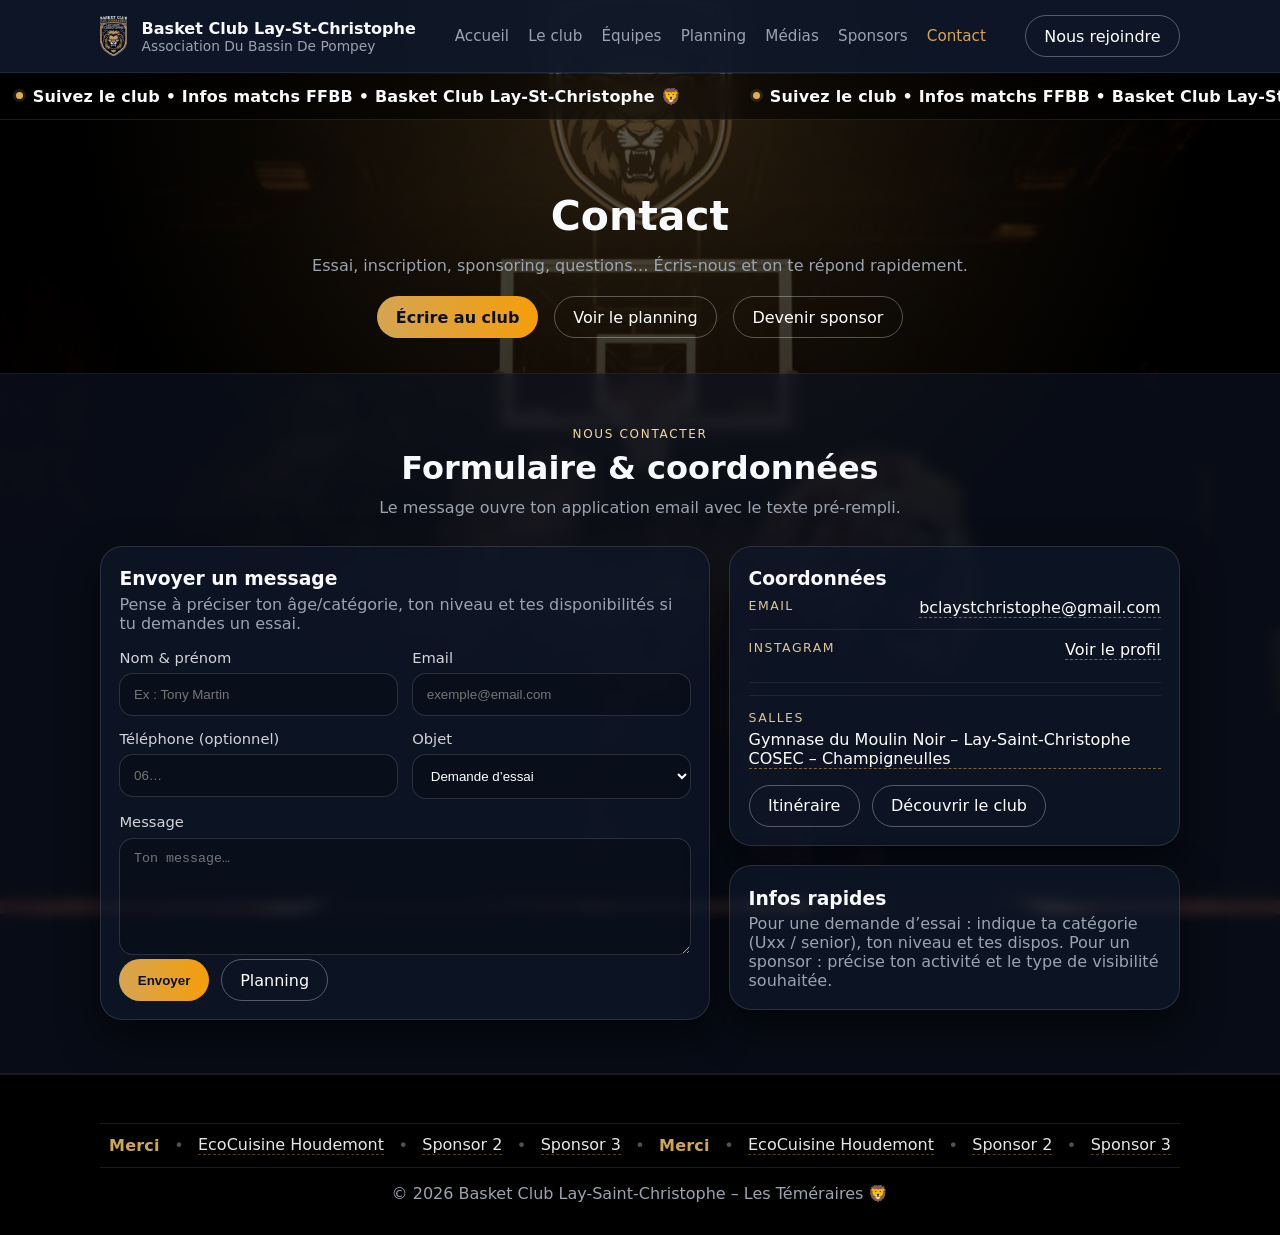
<file: contact.html>
<!DOCTYPE html>
<html lang="fr">
<head>
  <meta charset="UTF-8" />
  <title>Contact – Basket Club Lay-St-Christophe</title>
  <meta name="viewport" content="width=device-width, initial-scale=1" />
  <meta name="description" content="Contactez le Basket Club Lay-Saint-Christophe : essai, inscription, sponsoring, informations." />
  <link rel="stylesheet" href="style.css" />
  <script src="script.js" defer></script>
</head>

<body>

<header class="site-header" id="header">
  <div class="container">
    <nav class="nav" id="nav">
      <div class="nav-left">
        <a href="index.html" class="nav-logo" aria-label="Retour à l'accueil">
          <img src="images/logo2.png" alt="Logo Basket Club Lay-Saint-Christophe" />
        </a>

        <div class="nav-brand">
          <span class="nav-brand-title">Basket Club Lay-St-Christophe</span>
          <span class="nav-brand-subtitle">Association Du Bassin De Pompey</span>
        </div>
      </div>

      <div class="nav-links">
        <a href="index.html">Accueil</a>
        <a href="club.html">Le club</a>
        <a href="equipes.html">Équipes</a>
        <a href="planning.html">Planning</a>
        <a href="medias.html">Médias</a>
        <a href="sponsors.html">Sponsors</a>
        <a href="contact.html" class="active">Contact</a>
      </div>

      <div class="nav-cta">
        <a href="contact.html" class="btn-outline">Nous rejoindre</a>
      </div>

      <button class="nav-toggle" aria-label="Ouvrir le menu mobile" type="button" id="navToggle">
        <span></span><span></span><span></span>
      </button>
    </nav>
  </div>
</header>

<!-- Bandeau défilant "prochain match" (Worker) -->
<div class="ticker" id="matchTicker" aria-live="polite">
  <div class="ticker-track">
    <span class="ticker-item">Prochain match : chargement…</span>
    <span class="ticker-item">Prochain match : chargement…</span>
  </div>
</div>

<main>

  <!-- HERO -->
  <section class="hero">
    <div class="container">
      <h1>Contact</h1>
      <p>
        Essai, inscription, sponsoring, questions… Écris-nous et on te répond rapidement.
      </p>
      <div class="cta">
        <a class="btn-primary" href="#contactForm">Écrire au club</a>
        <a class="btn-outline" href="planning.html">Voir le planning</a>
        <a class="btn-outline" href="sponsors.html">Devenir sponsor</a>
      </div>
    </div>
  </section>

  <!-- CONTENU -->
  <section class="section panel">
    <div class="container">

      <div class="section-header">
        <p class="kicker">Nous contacter</p>
        <h2 class="title">Formulaire & coordonnées</h2>
        <p class="subtitle">Le message ouvre ton application email avec le texte pré-rempli.</p>
      </div>

      <div class="contact-grid-clean">

        <!-- FORM -->
        <div class="card contact-card-clean" id="contactForm">
          <h3 style="margin:.2rem 0 .35rem;">Envoyer un message</h3>
          <p class="muted" style="margin:0 0 1rem;">
            Pense à préciser ton âge/catégorie, ton niveau et tes disponibilités si tu demandes un essai.
          </p>

          <form id="contactMailForm">
            <div class="contact-row">
              <div class="contact-field">
                <label class="contact-label" for="c_name">Nom & prénom</label>
                <input class="contact-input" id="c_name" type="text" required placeholder="Ex : Tony Martin" />
              </div>
              <div class="contact-field">
                <label class="contact-label" for="c_email">Email</label>
                <input class="contact-input" id="c_email" type="email" required placeholder="exemple@email.com" />
              </div>
            </div>

            <div class="contact-row">
              <div class="contact-field">
                <label class="contact-label" for="c_phone">Téléphone (optionnel)</label>
                <input class="contact-input" id="c_phone" type="tel" placeholder="06…" />
              </div>
              <div class="contact-field">
                <label class="contact-label" for="c_subject">Objet</label>
                <select class="contact-input" id="c_subject">
                  <option value="Demande d’essai">Demande d’essai</option>
                  <option value="Inscription / licence">Inscription / licence</option>
                  <option value="Sponsoring / partenariat">Sponsoring / partenariat</option>
                  <option value="Autre demande">Autre demande</option>
                </select>
              </div>
            </div>

            <div class="contact-field">
              <label class="contact-label" for="c_message">Message</label>
              <textarea class="contact-textarea" id="c_message" rows="6" required placeholder="Ton message…"></textarea>
            </div>

            <div style="display:flex; gap:.75rem; flex-wrap:wrap; margin-top:.25rem;">
              <button class="btn-primary" type="submit">Envoyer</button>
              <a class="btn-outline" href="planning.html">Planning</a>
            </div>
          </form>
        </div>

        <!-- INFOS -->
        <aside class="contact-side-clean">
          <div class="card contact-card-clean">
            <h3 style="margin:.2rem 0 .35rem;">Coordonnées</h3>

            <div class="contact-info-line">
              <span class="contact-info-k">Email</span>
              <a class="contact-info-v" href="mailto:bclaystchristophe@gmail.com">bclaystchristophe@gmail.com</a>
            </div>

            <div class="contact-info-line">
              <span class="contact-info-k">Instagram</span>
              <a class="contact-info-v" href="https://www.instagram.com/bc_lsc/?e=8837960f-e25e-492f-9db3-897029b7bac9&g=5" target="_blank" rel="noopener">Voir le profil</a>
            </div>

            <div class="contact-sep"></div>

            <div class="contact-info-block">
              <span class="contact-info-k">Salles</span>
              <div class="contact-info-v muted" style="margin-top:.25rem;">
                Gymnase du Moulin Noir – Lay-Saint-Christophe<br />
                COSEC – Champigneulles
              </div>
            </div>

            <div style="display:flex; gap:.75rem; flex-wrap:wrap; margin-top:1rem;">
              <a class="btn-outline" target="_blank" rel="noopener"
                 href="https://www.google.com/maps/search/?api=1&query=Lay-Saint-Christophe%20gymnase">
                Itinéraire
              </a>
              <a class="btn-outline" href="club.html">Découvrir le club</a>
            </div>
          </div>

          <div class="card contact-card-clean">
            <h3 style="margin:.2rem 0 .35rem;">Infos rapides</h3>
            <p class="muted" style="margin:0;">
              Pour une demande d’essai : indique ta catégorie (Uxx / senior), ton niveau et tes dispos.
              Pour un sponsor : précise ton activité et le type de visibilité souhaitée.
            </p>
          </div>
        </aside>

      </div>

    </div>
  </section>

</main>

<footer class="site-footer">
  <div class="container">

    <!-- Bandeau sponsors -->
    <div class="footer-ticker" aria-label="Sponsors">
      <div class="footer-ticker-track">
        <span class="footer-thanks">Merci</span>
        <span class="footer-sep">•</span>
        <a class="footer-sponsor" href="https://www.instagram.com/ecocuisinehoudemont?igsh=MWsyOHV6aHJ2Y21zaw==" target="_blank" rel="noopener">EcoCuisine Houdemont</a>
        <span class="footer-sep">•</span>
        <a class="footer-sponsor" href="https://instagram.com/" target="_blank" rel="noopener">Sponsor 2</a>
        <span class="footer-sep">•</span>
        <a class="footer-sponsor" href="https://instagram.com/" target="_blank" rel="noopener">Sponsor 3</a>

        <span class="footer-sep">•</span>
        <span class="footer-thanks">Merci</span>
        <span class="footer-sep">•</span>
        <a class="footer-sponsor" href="https://www.instagram.com/ecocuisinehoudemont?igsh=MWsyOHV6aHJ2Y21zaw==" target="_blank" rel="noopener">EcoCuisine Houdemont</a>
        <span class="footer-sep">•</span>
        <a class="footer-sponsor" href="https://instagram.com/" target="_blank" rel="noopener">Sponsor 2</a>
        <span class="footer-sep">•</span>
        <a class="footer-sponsor" href="https://instagram.com/" target="_blank" rel="noopener">Sponsor 3</a>
      </div>
    </div>

    <div style="padding-top: 1rem;">
      © <span id="year"></span> Basket Club Lay-Saint-Christophe – Les Téméraires 🦁
    </div>
  </div>
</footer>

<script>
  // Year
  document.getElementById("year").textContent = new Date().getFullYear();

  // Form -> mailto (cohérent, simple, sans style chelou)
  (function(){
    const form = document.getElementById("contactMailForm");
    if(!form) return;

    const DEST = "bclaystchristophe@gmail.com"; // ✅ ton email

    form.addEventListener("submit", (e) => {
      e.preventDefault();

      const name = (document.getElementById("c_name").value || "").trim();
      const email = (document.getElementById("c_email").value || "").trim();
      const phone = (document.getElementById("c_phone").value || "").trim();
      const subject = (document.getElementById("c_subject").value || "Contact").trim();
      const msg = (document.getElementById("c_message").value || "").trim();

      const mailSubject = `[BCLSC] ${subject} — ${name}`;
      const body = [
        `Nom : ${name}`,
        `Email : ${email}`,
        phone ? `Téléphone : ${phone}` : null,
        "",
        msg
      ].filter(Boolean).join("\n");

      window.location.href =
        `mailto:${encodeURIComponent(DEST)}?subject=${encodeURIComponent(mailSubject)}&body=${encodeURIComponent(body)}`;
    });
  })();

  // Ticker match (Worker) — même logique que tes autres pages
  const TEAM_ID = "200000005158393";
  const WORKER_URL = "https://bclc-ffbb.anthonyfatre.workers.dev";

  const escapeHtml = (s) => String(s ?? "")
    .replaceAll("&","&amp;").replaceAll("<","&lt;").replaceAll(">","&gt;")
    .replaceAll('"',"&quot;").replaceAll("'","&#039;");

  (async () => {
    const el = document.getElementById("matchTicker");
    if (!el) return;

    try {
      const res = await fetch(`${WORKER_URL}?team=${encodeURIComponent(TEAM_ID)}`, { cache: "no-store" });
      if (!res.ok) return;

      const contentType = (res.headers.get("content-type") || "").toLowerCase();
      const raw = await res.text();
      if (!contentType.includes("application/json")) return;

      const data = JSON.parse(raw);
      if (!data || data.ok !== true || !data.nextMatch) return;

      const m = data.nextMatch;
      const text = `Prochain match • J${m.journee} • ${m.dateTime} • ${m.lieu} • vs ${m.adversaire} • Allez les Téméraires 🦁`;

      el.innerHTML = `
        <div class="ticker-track">
          <span class="ticker-item">${escapeHtml(text)}</span>
          <span class="ticker-item">${escapeHtml(text)}</span>
          <span class="ticker-item">${escapeHtml(text)}</span>
          <span class="ticker-item">${escapeHtml(text)}</span>
        </div>
      `;
    } catch(e) {}
  })();
</script>

</body>
</html>
</file>
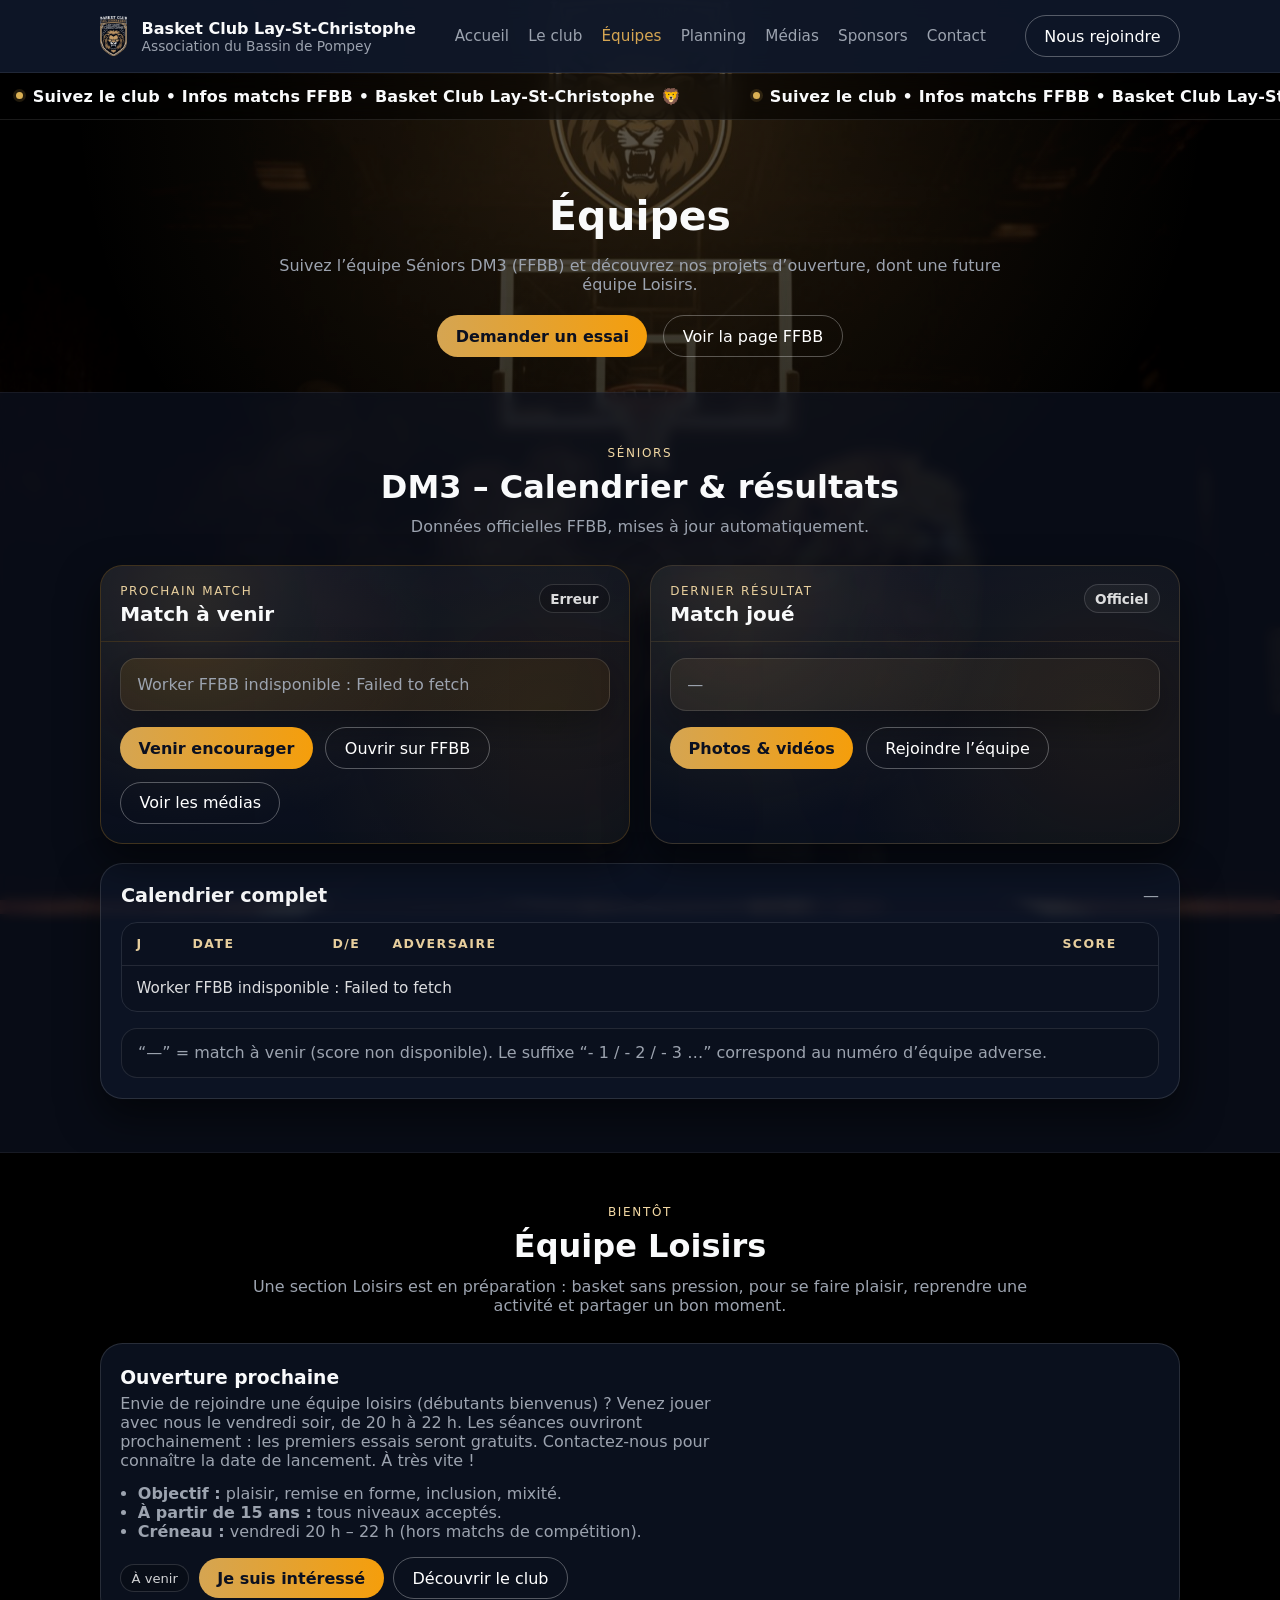
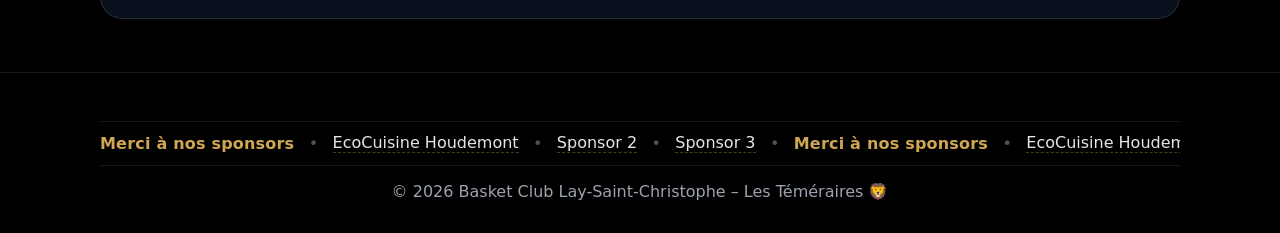
<file: equipes.html>
<!DOCTYPE html>
<html lang="fr">
<head>
  <meta charset="UTF-8" />
  <meta name="viewport" content="width=device-width, initial-scale=1" />
  <title>Basket Club Lay-St-Christophe – Équipes</title>
  <meta name="description" content="Calendrier & résultats de l'équipe Séniors DM3 du Basket Club Lay-St-Christophe (FFBB) mis à jour automatiquement + présentation de la future équipe Loisirs." />
  <link rel="stylesheet" href="style.css" />
  <script src="script.js" defer></script>
</head>

<body>

<header class="site-header" id="header">
  <div class="container">
    <nav class="nav" id="nav">
      <div class="nav-left">
        <a href="index.html" class="nav-logo" aria-label="Retour à l'accueil">
          <img src="images/logo2.png" alt="Logo Basket Club Lay-Saint-Christophe" />
        </a>

        <div class="nav-brand">
          <span class="nav-brand-title">Basket Club Lay-St-Christophe</span>
          <span class="nav-brand-subtitle">Association du Bassin de Pompey</span>
        </div>
      </div>

      <div class="nav-links">
        <a href="index.html">Accueil</a>
        <a href="club.html">Le club</a>
        <a href="equipes.html" class="active">Équipes</a>
        <a href="planning.html">Planning</a>
        <a href="medias.html">Médias</a>
        <a href="sponsors.html">Sponsors</a>
        <a href="contact.html">Contact</a>
      </div>

      <div class="nav-cta">
        <a href="contact.html" class="btn-outline">Nous rejoindre</a>
      </div>

      <button class="nav-toggle" aria-label="Ouvrir le menu mobile" type="button" id="navToggle">
        <span></span><span></span><span></span>
      </button>
    </nav>
  </div>
</header>

<!-- Bandeau défilant (rempli via Worker) -->
<div class="ticker" id="matchTicker" aria-live="polite">
  <div class="ticker-track">
    <span class="ticker-item">Chargement du prochain match…</span>
    <span class="ticker-item">Chargement du prochain match…</span>
  </div>
</div>

<main>

  <!-- HERO -->
  <section class="hero">
    <div class="container">
      <h1>Équipes</h1>
      <p>Suivez l’équipe Séniors DM3 (FFBB) et découvrez nos projets d’ouverture, dont une future équipe Loisirs.</p>
      <div class="cta">
        <a class="btn-primary" href="contact.html">Demander un essai</a>
        <a class="btn-outline" id="ffbbOpenBtn" href="#" target="_blank" rel="noopener">Voir la page FFBB</a>
      </div>
    </div>
  </section>

  <!-- SÉNIORS DM3 -->
  <section class="section panel">
    <div class="container">
      <div class="section-header">
        <p class="kicker">Séniors</p>
        <h2 class="title">DM3 – Calendrier & résultats</h2>
        <p class="subtitle">Données officielles FFBB, mises à jour automatiquement.</p>
      </div>

      <!-- ULTRA PREMIUM : 2 blocs côte à côte -->
      <div class="ultra-grid">
        <!-- Match à venir -->
        <div class="card ultra-card ultra-card--next">
          <div class="ultra-head">
            <div class="ultra-head-left">
              <p class="ultra-kicker">Prochain match</p>
              <h3 class="ultra-title">Match à venir</h3>
            </div>
            <div class="ultra-head-right">
              <span class="ultra-pill" id="updateBadge">Chargement…</span>
            </div>
          </div>

          <div class="ultra-body">
            <div id="nextMatch" class="match-card ultra-match">
              <p class="muted" style="margin:0;">Récupération des données…</p>
            </div>

            <div class="ultra-actions">
              <a href="contact.html" class="btn-primary">Venir encourager</a>
              <a class="btn-outline" id="ffbbOpenBtn2" href="#" target="_blank" rel="noopener">Ouvrir sur FFBB</a>
              <a href="medias.html" class="btn-outline">Voir les médias</a>
            </div>
          </div>
        </div>

        <!-- Dernier match joué -->
        <div class="card ultra-card ultra-card--last">
          <div class="ultra-head">
            <div class="ultra-head-left">
              <p class="ultra-kicker">Dernier résultat</p>
              <h3 class="ultra-title">Match joué</h3>
            </div>
            <div class="ultra-head-right">
              <span class="ultra-pill ultra-pill--ghost">Officiel</span>
            </div>
          </div>

          <div class="ultra-body">
            <div id="lastResult" class="match-card ultra-match">
              <p class="muted" style="margin:0;">Chargement…</p>
            </div>

            <div class="ultra-actions">
              <a href="medias.html" class="btn-primary">Photos & vidéos</a>
              <a href="contact.html" class="btn-outline">Rejoindre l’équipe</a>
            </div>
          </div>
        </div>
      </div>

      <!-- Calendrier complet juste en dessous (dimensions inchangées) -->
      <div style="margin-top:1.2rem;">
        <div class="card results-card">
          <div class="results-head">
            <h3 class="results-title">Calendrier complet</h3>
            <span class="muted" id="updateInfo">—</span>
          </div>

          <!-- 5–6 lignes visibles + scroll vertical -->
          <div class="table-wrap table-wrap-scroll">
            <table class="results-table results-table-full" id="resultsTable">
              <thead>
                <tr>
                  <th>J</th>
                  <th>Date</th>
                  <th>D/E</th>
                  <th>Adversaire</th>
                  <th>Score</th>
                </tr>
              </thead>
              <tbody>
                <tr>
                  <td colspan="5" class="muted">Chargement…</td>
                </tr>
              </tbody>
            </table>
          </div>

          <div class="card-sub" style="margin-top:1rem;">
            <p class="muted" style="margin:0;">
              “—” = match à venir (score non disponible). Le suffixe “- 1 / - 2 / - 3 …” correspond au numéro d’équipe adverse.
            </p>
          </div>
        </div>
      </div>

    </div>
  </section>

  <!-- FUTURE ÉQUIPE LOISIRS -->
  <section class="section">
    <div class="container">
      <div class="section-header">
        <p class="kicker">Bientôt</p>
        <h2 class="title">Équipe Loisirs</h2>
        <p class="subtitle">
          Une section Loisirs est en préparation : basket sans pression, pour se faire plaisir, reprendre une activité et partager un bon moment.
        </p>
      </div>

      <div class="card" style="padding: 1.2rem;">
        <div style="display:flex; align-items:flex-start; justify-content:space-between; gap:1rem; flex-wrap:wrap;">
          <div style="max-width: 60ch;">
            <h3 style="margin:.2rem 0 .4rem;">Ouverture prochaine</h3>
            <p class="muted" style="margin:0;">
              Envie de rejoindre une équipe loisirs (débutants bienvenus) ? Venez jouer avec nous le vendredi soir, de 20 h à 22 h.
        Les séances ouvriront prochainement : les premiers essais seront gratuits. Contactez-nous pour connaître la date de lancement. À très vite !
            </p>

            <ul style="margin: .9rem 0 0; padding-left: 1.1rem;">
              <li class="muted"><strong>Objectif :</strong> plaisir, remise en forme, inclusion, mixité.</li>
              <li class="muted"><strong>À partir de 15 ans :</strong> tous niveaux acceptés.</li>
              <li class="muted"><strong>Créneau :</strong> vendredi 20 h – 22 h (hors matchs de compétition).</li>
            </ul>
          </div>

          <div style="display:flex; gap:.6rem; flex-wrap:wrap; align-items:center;">
            <span class="results-pill" style="white-space:nowrap;">À venir</span>
            <a href="contact.html" class="btn-primary">Je suis intéressé</a>
            <a href="club.html" class="btn-outline">Découvrir le club</a>
          </div>
        </div>
      </div>

    </div>
  </section>

</main>

<footer class="site-footer">
  <div class="container">
    <div class="footer-ticker" aria-label="Sponsors">
      <div class="footer-ticker-track">
        <span class="footer-thanks">Merci à nos sponsors</span>
        <span class="footer-sep">•</span>
        <a class="footer-sponsor" href="#" target="_blank" rel="noopener">EcoCuisine Houdemont</a>
        <span class="footer-sep">•</span>
        <a class="footer-sponsor" href="#" target="_blank" rel="noopener">Sponsor 2</a>
        <span class="footer-sep">•</span>
        <a class="footer-sponsor" href="#" target="_blank" rel="noopener">Sponsor 3</a>
        <span class="footer-sep">•</span>

        <span class="footer-thanks">Merci à nos sponsors</span>
        <span class="footer-sep">•</span>
        <a class="footer-sponsor" href="#" target="_blank" rel="noopener">EcoCuisine Houdemont</a>
        <span class="footer-sep">•</span>
        <a class="footer-sponsor" href="#" target="_blank" rel="noopener">Sponsor 2</a>
        <span class="footer-sep">•</span>
        <a class="footer-sponsor" href="#" target="_blank" rel="noopener">Sponsor 3</a>
        <span class="footer-sep">•</span>
      </div>
    </div>

    <div style="padding-top: 1rem;">
      © <span id="year"></span> Basket Club Lay-Saint-Christophe – Les Téméraires 🦁
    </div>
  </div>
</footer>

<script>
  // --- Config ---
  const TEAM_ID = "200000005158393";
  const WORKER_URL = "https://bclc-ffbb.anthonyfatre.workers.dev";
  const FFBB_TEAM_URL = "https://competitions.ffbb.com/ligues/ges/comites/0054/clubs/ges0054059/equipes/200000005158393";

  document.getElementById("ffbbOpenBtn").href = FFBB_TEAM_URL;
  document.getElementById("ffbbOpenBtn2").href = FFBB_TEAM_URL;

  const updateBadge = document.getElementById("updateBadge");
  const updateInfo  = document.getElementById("updateInfo");
  const nextMatch   = document.getElementById("nextMatch");
  const lastResult  = document.getElementById("lastResult");
  const tbody       = document.querySelector("#resultsTable tbody");

  const escapeHtml = (s) => String(s ?? "")
    .replaceAll("&","&amp;").replaceAll("<","&lt;").replaceAll(">","&gt;")
    .replaceAll('"',"&quot;").replaceAll("'","&#039;");

  const scoreToText = (score) => {
    if (!score) return "—";
    if (typeof score === "string") return score.trim() || "—";
    if (typeof score === "object" && score.home != null && score.away != null) {
      if (Number(score.home) === 0 && Number(score.away) === 0) return "—";
      return `${score.home} - ${score.away}`;
    }
    return "—";
  };

  const homeAwayShort = (lieu) => {
    const s = String(lieu || "").toLowerCase();
    if (s.startsWith("dom")) return "D";
    if (s.startsWith("ext")) return "E";
    return "";
  };

  function renderError(msg){
    updateBadge.textContent = "Erreur";
    updateInfo.textContent = "—";
    nextMatch.innerHTML = `<p class="muted" style="margin:0;">${escapeHtml(msg)}</p>`;
    lastResult.innerHTML = `<p class="muted" style="margin:0;">—</p>`;
    tbody.innerHTML = `<tr><td colspan="5" class="muted">${escapeHtml(msg)}</td></tr>`;
  }

  function renderMatchCard(m, type){
    const isUpcoming = type === "upcoming";
    const badge = isUpcoming
      ? `<span class="badge-status badge-upcoming"><span class="dot"></span>À venir</span>`
      : `<span class="badge-status badge-played"><span class="dot"></span>Joué</span>`;

    const scoreText = scoreToText(m.score);
    const de = homeAwayShort(m.lieu);
    const subtitle = `${de ? de + " • " : ""}${m.lieu || ""}`.trim();

    let verdict = "";
    let verdictClass = "";
    if (!isUpcoming && m.score && typeof m.score === "object") {
      const home = Number(m.score.home);
      const away = Number(m.score.away);
      const isHome = String(m.lieu || "").toLowerCase().startsWith("dom");
      const ourPoints = isHome ? home : away;
      const oppPoints = isHome ? away : home;
      const win = ourPoints > oppPoints;
      verdict = win ? "Victoire" : "Défaite";
      verdictClass = win ? "score-win" : "score-loss";
    }

    return `
      <div class="match-row" style="justify-content:space-between;">
        <span class="match-round">J${escapeHtml(m.journee ?? "")}</span>
        ${badge}
      </div>
      <div class="match-row" style="justify-content:space-between;">
        <span class="match-date">${escapeHtml(m.dateTime ?? "")}</span>
        <span class="muted">${escapeHtml(subtitle)}</span>
      </div>
      <div class="match-row" style="justify-content:space-between;">
        <span class="match-vs">${escapeHtml(m.adversaire ?? "")}</span>
        ${
          isUpcoming
            ? `<span class="match-score">Match à venir</span>`
            : `<span class="${verdictClass}">${escapeHtml(scoreText)}${verdict ? " • " + escapeHtml(verdict) : ""}</span>`
        }
      </div>
    `;
  }

  function render(data){
    updateBadge.textContent = "OK";
    const updatedAt = data.updatedAt ? new Date(data.updatedAt) : new Date();
    updateInfo.textContent = "Mis à jour : " + updatedAt.toLocaleString("fr-FR");

    if (data.nextMatch){
      nextMatch.innerHTML = renderMatchCard(data.nextMatch, "upcoming");
    } else {
      nextMatch.innerHTML = `<p class="muted" style="margin:0;">Aucun match à venir détecté.</p>`;
    }

    const played = (Array.isArray(data.matches) ? data.matches : [])
      .filter(x => x.score && x.dateIso)
      .sort((a,b) => (b.dateIso || "").localeCompare(a.dateIso || ""));

    if (played.length) {
      lastResult.innerHTML = renderMatchCard(played[0], "played");
    } else {
      lastResult.innerHTML = `<p class="muted" style="margin:0;">Aucun match joué détecté.</p>`;
    }

    if (!Array.isArray(data.matches) || !data.matches.length){
      tbody.innerHTML = `<tr><td colspan="5" class="muted">Aucun match trouvé.</td></tr>`;
      return;
    }

    tbody.innerHTML = data.matches.map(m => {
      const scoreText = scoreToText(m.score);
      const isPlayed = scoreText !== "—";

      const statusBadge = isPlayed
        ? `<span class="badge-status badge-played"><span class="dot"></span>Joué</span>`
        : `<span class="badge-status badge-upcoming"><span class="dot"></span>À venir</span>`;

      let scoreClass = "";
      if (isPlayed && m.score && typeof m.score === "object") {
        const home = Number(m.score.home);
        const away = Number(m.score.away);
        const isHome = String(m.lieu || "").toLowerCase().startsWith("dom");
        const ourPoints = isHome ? home : away;
        const oppPoints = isHome ? away : home;
        scoreClass = (ourPoints > oppPoints) ? "score-win" : "score-loss";
      }

      return `
        <tr class="${isPlayed ? "row-played" : "row-upcoming"}">
          <td>J${escapeHtml(m.journee ?? "")}</td>
          <td>${escapeHtml(m.dateTime ?? "")}</td>
          <td>${escapeHtml(homeAwayShort(m.lieu))}</td>
          <td>
            <div style="display:flex; align-items:center; justify-content:space-between; gap:.7rem;">
              <span>${escapeHtml(m.adversaire ?? "")}</span>
              ${statusBadge}
            </div>
          </td>
          <td class="${scoreClass}">${escapeHtml(scoreText)}</td>
        </tr>
      `;
    }).join("");
  }

  function fillTickerFromData(data){
    const el = document.getElementById("matchTicker");
    if (!el) return;

    const m = data?.nextMatch;
    if (!m) return;

    const shortDE = String(m.lieu || "").toLowerCase().startsWith("dom") ? "D" :
                    String(m.lieu || "").toLowerCase().startsWith("ext") ? "E" : "";

    const text = `Prochain match • J${m.journee} • ${m.dateTime} • ${shortDE} ${m.lieu} • vs ${m.adversaire} • Allez les Téméraires 🦁`;

    el.innerHTML = `
      <div class="ticker-track">
        <span class="ticker-item">${escapeHtml(text)}</span>
        <span class="ticker-item">${escapeHtml(text)}</span>
        <span class="ticker-item">${escapeHtml(text)}</span>
        <span class="ticker-item">${escapeHtml(text)}</span>
      </div>
    `;
  }

  (async () => {
  try {
    updateBadge.textContent = "Chargement…";

    const url = `${WORKER_URL}?team=${encodeURIComponent(TEAM_ID)}&v=${Date.now()}`;
    const res = await fetch(url, { cache: "no-store" });

    const contentType = (res.headers.get("content-type") || "").toLowerCase();
    const raw = await res.text();

    if (!res.ok) {
      throw new Error(`HTTP ${res.status} — ${raw.slice(0, 140)}`);
    }

    let data;
    if (contentType.includes("application/json")) {
      data = JSON.parse(raw);
    } else {
      // si le worker renvoie autre chose que du JSON
      throw new Error(`Réponse non-JSON — ${raw.slice(0, 140)}`);
    }

    if (!data || data.ok !== true) {
      throw new Error(data?.error || "Réponse invalide du service FFBB");
    }

    render(data);
    fillTickerFromData(data);

  } catch (e) {
    renderError("Worker FFBB indisponible : " + (e?.message || e));
  }
})();

</script>

</body>
</html>
</file>
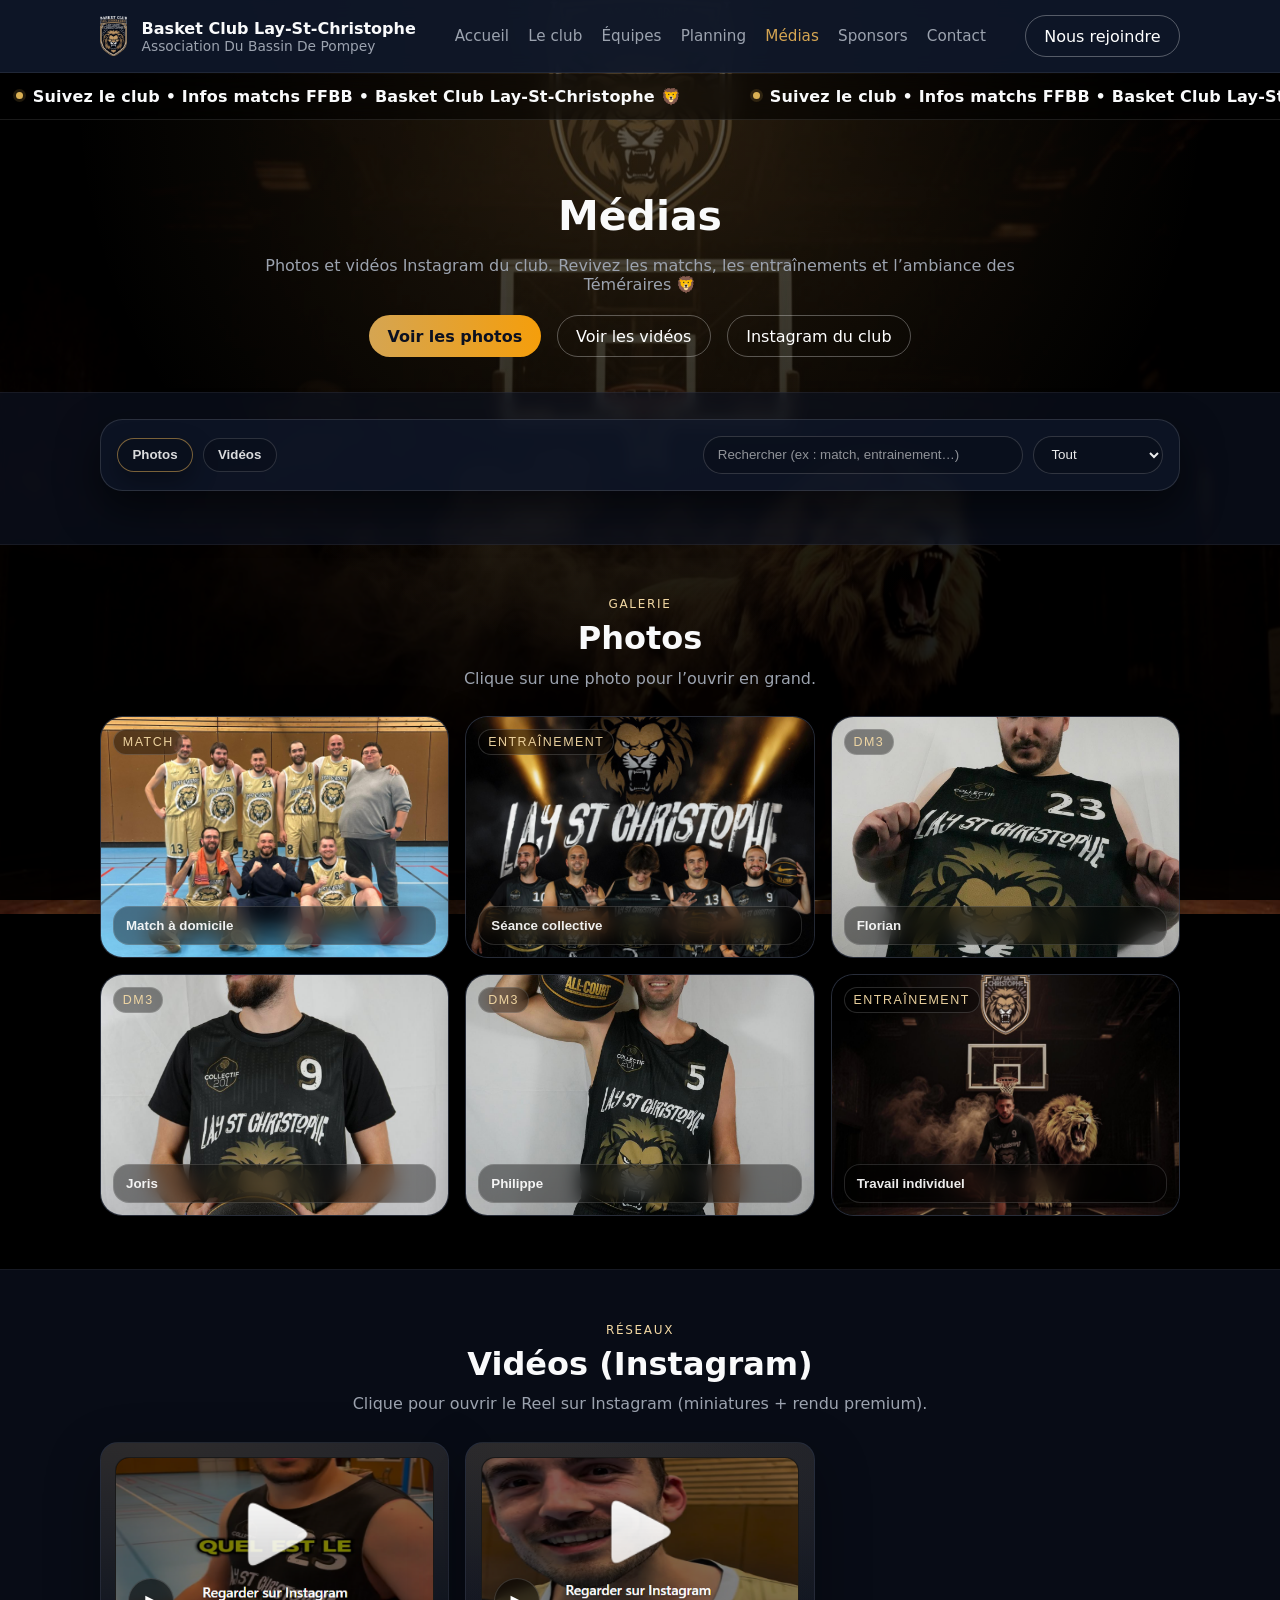
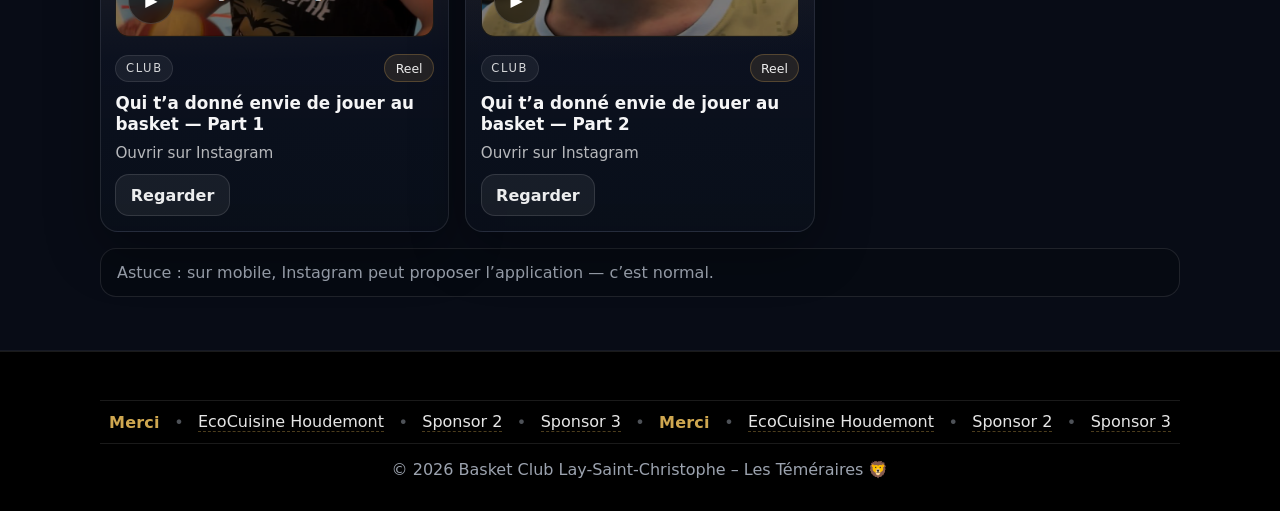
<file: medias.html>
<!DOCTYPE html>
<html lang="fr">
<head>
  <meta charset="UTF-8" />
  <title>Médias – Basket Club Lay-St-Christophe</title>
  <meta name="viewport" content="width=device-width, initial-scale=1" />
  <meta name="description" content="Photos et vidéos Instagram du Basket Club Lay-Saint-Christophe (Les Téméraires)." />

  <link rel="stylesheet" href="style.css" />
  <script src="script.js" defer></script>
</head>

<body>

<header class="site-header" id="header">
  <div class="container">
    <nav class="nav" id="nav">
      <div class="nav-left">
        <a href="index.html" class="nav-logo" aria-label="Retour à l'accueil">
          <img src="images/logo2.png" alt="Logo Basket Club Lay-Saint-Christophe" />
        </a>

        <div class="nav-brand">
          <span class="nav-brand-title">Basket Club Lay-St-Christophe</span>
          <span class="nav-brand-subtitle">Association Du Bassin De Pompey</span>
        </div>
      </div>

      <div class="nav-links">
        <a href="index.html">Accueil</a>
        <a href="club.html">Le club</a>
        <a href="equipes.html">Équipes</a>
        <a href="planning.html">Planning</a>
        <a href="medias.html" class="active">Médias</a>
        <a href="sponsors.html">Sponsors</a>
        <a href="contact.html">Contact</a>
      </div>

      <div class="nav-cta">
        <a href="contact.html" class="btn-outline">Nous rejoindre</a>
      </div>

      <button class="nav-toggle" aria-label="Ouvrir le menu mobile" type="button" id="navToggle">
        <span></span><span></span><span></span>
      </button>
    </nav>
  </div>
</header>

<!-- Bandeau défilant "prochain match" (rempli via Worker) -->
<div class="ticker" id="matchTicker" aria-live="polite">
  <div class="ticker-track">
    <span class="ticker-item">Prochain match : chargement…</span>
    <span class="ticker-item">Prochain match : chargement…</span>
  </div>
</div>

<main>

  <!-- HERO -->
  <section class="hero">
    <div class="container">
      <h1>Médias</h1>
      <p>
        Photos et vidéos Instagram du club. Revivez les matchs, les entraînements
        et l’ambiance des Téméraires 🦁
      </p>

      <div class="cta">
        <a class="btn-primary" href="#photos">Voir les photos</a>
        <a class="btn-outline" href="#videos">Voir les vidéos</a>
        <!-- ✅ Remplace par TON profil Instagram -->
        <a class="btn-outline" href="https://www.instagram.com/" target="_blank" rel="noopener">Instagram du club</a>
      </div>
    </div>
  </section>

  <!-- NAV / FILTRES -->
  <section class="section panel" style="padding-top:1.6rem;">
    <div class="container">
      <div class="media-toolbar card">
        <div class="media-tabs" role="tablist" aria-label="Navigation Médias">
          <button class="media-tab is-active" type="button" data-tab="photos">Photos</button>
          <button class="media-tab" type="button" data-tab="videos">Vidéos</button>
        </div>

        <div class="media-actions">
          <input class="media-search" type="search" id="mediaSearch" placeholder="Rechercher (ex : match, entrainement…)" />
          <select class="media-select" id="mediaFilter">
            <option value="all">Tout</option>
            <option value="match">Match</option>
            <option value="entrainement">Entraînement</option>
            <option value="club">Vie du club</option>
          </select>
        </div>
      </div>
    </div>
  </section>

  <!-- PHOTOS -->
  <section class="section" id="photos" data-section="photos">
    <div class="container">
      <div class="section-header">
        <p class="kicker">Galerie</p>
        <h2 class="title">Photos</h2>
        <p class="subtitle">Clique sur une photo pour l’ouvrir en grand.</p>
      </div>

      <div class="media-grid" id="photoGrid">
        <button class="media-item" type="button" data-type="photo" data-tag="match" data-title="Match à domicile">
          <img src="images/image9.jpeg" alt="Match à domicile" loading="lazy" />
          <span class="media-badge">Match</span>
          <span class="media-caption">Match à domicile</span>
        </button>

        <button class="media-item" type="button" data-type="photo" data-tag="entrainement" data-title="Entraînement – Séance collective">
          <img src="images/image1.jpeg" alt="Entraînement – Séance collective" loading="lazy" />
          <span class="media-badge">Entraînement</span>
          <span class="media-caption">Séance collective</span>
        </button>

        <button class="media-item" type="button" data-type="photo" data-tag="club" data-title="DM3 – Florian">
          <img src="images/image8.jpeg" alt="DM3 – Florian" loading="lazy" />
          <span class="media-badge">DM3</span>
          <span class="media-caption">Florian</span>
        </button>

        <button class="media-item" type="button" data-type="photo" data-tag="match" data-title="DM3 – Joris">
          <img src="images/image4.jpeg" alt="DM3 – Joris" loading="lazy" />
          <span class="media-badge">DM3</span>
          <span class="media-caption">Joris</span>
        </button>

        <button class="media-item" type="button" data-type="photo" data-tag="club" data-title="DM3 – Philippe">
          <img src="images/image5.jpeg" alt="DM3 – Philippe" loading="lazy" />
          <span class="media-badge">DM3</span>
          <span class="media-caption">Philippe</span>
        </button>

        <button class="media-item" type="button" data-type="photo" data-tag="entrainement" data-title="Travail individuel">
          <img src="images/image2.jpeg" alt="Travail individuel" loading="lazy" />
          <span class="media-badge">Entraînement</span>
          <span class="media-caption">Travail individuel</span>
        </button>
      </div>
    </div>
  </section>

  <!-- VIDEOS : liens Instagram (no embed / mobile-safe) -->
  <section class="section panel" id="videos" data-section="videos">
  <div class="container">
    <div class="section-header">
      <p class="kicker">Réseaux</p>
      <h2 class="title">Vidéos (Instagram)</h2>
      <p class="subtitle">Clique pour ouvrir le Reel sur Instagram (miniatures + rendu premium).</p>
    </div>

    <div class="ig-grid ig-grid--thumbs">
      <!-- Reel 1 -->
      <a class="ig-card ig-card--thumb"
         href="https://www.instagram.com/reel/DQL0DXsjDM2/?igsh=NWEyYnVjbGE1NDAw"
         target="_blank" rel="noopener"
         data-tag="club" data-title="Qui t'a donné envie de jouer au basket part 1">
        <div class="ig-thumb">
          <img src="images/miniature1.png" alt="Reel Part 1" loading="lazy"
     onerror="this.style.display='none'; this.parentElement.classList.add('ig-thumb--fallback');">

          <span class="ig-play" aria-hidden="true">▶</span>
        </div>

        <div class="ig-card-top">
          <span class="ig-chip">CLUB</span>
          <span class="ig-pill">Reel</span>
        </div>

        <h3 class="ig-title">Qui t’a donné envie de jouer au basket — Part 1</h3>
        <p class="ig-meta">Ouvrir sur Instagram</p>
        <div class="ig-cta">Regarder</div>
      </a>

      <!-- Reel 2 -->
      <a class="ig-card ig-card--thumb"
         href="https://www.instagram.com/reel/DP5qpbVDN98/?igsh=YWwzYmR4Ym15YnJ2"
         target="_blank" rel="noopener"
         data-tag="club" data-title="Qui t'a donné envie de jouer au basket part 2">
        <div class="ig-thumb">
          <img src="images/miniature2.png" alt="Reel Part 2" loading="lazy"
     onerror="this.style.display='none'; this.parentElement.classList.add('ig-thumb--fallback');">

          <span class="ig-play" aria-hidden="true">▶</span>
        </div>

        <div class="ig-card-top">
          <span class="ig-chip">CLUB</span>
          <span class="ig-pill">Reel</span>
        </div>

        <h3 class="ig-title">Qui t’a donné envie de jouer au basket — Part 2</h3>
        <p class="ig-meta">Ouvrir sur Instagram</p>
        <div class="ig-cta">Regarder</div>
      </a>
    </div>

    <div class="card-sub" style="margin-top:1rem;">
      <p class="muted" style="margin:0;">
        Astuce : sur mobile, Instagram peut proposer l’application — c’est normal.
      </p>
    </div>
  </div>
</section>


</main>

<footer class="site-footer">
  <div class="container">

    <!-- Bandeau sponsors (défilement) -->
    <div class="footer-ticker" aria-label="Sponsors">
      <div class="footer-ticker-track">
        <span class="footer-thanks">Merci</span>
        <span class="footer-sep">•</span>

        <!-- 🔁 Remplace / ajoute tes sponsors -->
        <a class="footer-sponsor" href="https://instagram.com/" target="_blank" rel="noopener">EcoCuisine Houdemont</a>
        <span class="footer-sep">•</span>
        <a class="footer-sponsor" href="https://instagram.com/" target="_blank" rel="noopener">Sponsor 2</a>
        <span class="footer-sep">•</span>
        <a class="footer-sponsor" href="https://instagram.com/" target="_blank" rel="noopener">Sponsor 3</a>

        <!-- duplication (pour scroll fluide) -->
        <span class="footer-sep">•</span>
        <span class="footer-thanks">Merci</span>
        <span class="footer-sep">•</span>
        <a class="footer-sponsor" href="https://instagram.com/" target="_blank" rel="noopener">EcoCuisine Houdemont</a>
        <span class="footer-sep">•</span>
        <a class="footer-sponsor" href="https://instagram.com/" target="_blank" rel="noopener">Sponsor 2</a>
        <span class="footer-sep">•</span>
        <a class="footer-sponsor" href="https://instagram.com/" target="_blank" rel="noopener">Sponsor 3</a>
      </div>
    </div>

    <div style="padding-top: 1rem;">
      © <span id="year"></span> Basket Club Lay-Saint-Christophe – Les Téméraires 🦁
    </div>
  </div>
</footer>

<!-- Lightbox Photos -->
<div class="lightbox" id="lightbox" aria-hidden="true">
  <button class="lightbox-close" id="lightboxClose" aria-label="Fermer" type="button">✕</button>
  <img class="lightbox-img" id="lightboxImg" alt="" />
  <div class="lightbox-caption" id="lightboxCaption"></div>
</div>

<script>
  // Year
  document.getElementById("year").textContent = new Date().getFullYear();

  // ===== Tabs smooth =====
  const tabs = document.querySelectorAll(".media-tab");
  const sections = {
    photos: document.querySelector('[data-section="photos"]'),
    videos: document.querySelector('[data-section="videos"]')
  };

  tabs.forEach(btn => {
    btn.addEventListener("click", () => {
      tabs.forEach(b => b.classList.remove("is-active"));
      btn.classList.add("is-active");
      const t = btn.dataset.tab;
      const el = sections[t];
      if (el) el.scrollIntoView({ behavior:"smooth", block:"start" });
    });
  });

  // ===== Search + Filter =====
  const search = document.getElementById("mediaSearch");
  const filter = document.getElementById("mediaFilter");

  function applyFilter(){
    const q = (search.value || "").trim().toLowerCase();
    const tag = filter.value;

    // Photos
    document.querySelectorAll("#photoGrid .media-item").forEach(it => {
      const title = (it.dataset.title || "").toLowerCase();
      const t = it.dataset.tag || "all";
      const okTag = (tag === "all") || (t === tag);
      const okQ = !q || title.includes(q);
      it.style.display = (okTag && okQ) ? "" : "none";
    });

    // Videos (liens Instagram)
    document.querySelectorAll(".ig-card").forEach(it => {
      const title = (it.dataset.title || "").toLowerCase();
      const t = it.dataset.tag || "all";
      const okTag = (tag === "all") || (t === tag);
      const okQ = !q || title.includes(q);
      it.style.display = (okTag && okQ) ? "" : "none";
    });
  }
  search.addEventListener("input", applyFilter);
  filter.addEventListener("change", applyFilter);

  // ===== Lightbox =====
  const lb = document.getElementById("lightbox");
  const lbImg = document.getElementById("lightboxImg");
  const lbCap = document.getElementById("lightboxCaption");
  const lbClose = document.getElementById("lightboxClose");

  document.querySelectorAll("#photoGrid .media-item").forEach(btn => {
    btn.addEventListener("click", () => {
      const img = btn.querySelector("img");
      lbImg.src = img.src;
      lbImg.alt = img.alt || "";
      lbCap.textContent = btn.dataset.title || "";
      lb.classList.add("is-open");
      lb.setAttribute("aria-hidden","false");
    });
  });

  function closeLB(){
    lb.classList.remove("is-open");
    lb.setAttribute("aria-hidden","true");
    lbImg.src = "";
  }
  lbClose.addEventListener("click", closeLB);
  lb.addEventListener("click", (e) => { if(e.target === lb) closeLB(); });
  document.addEventListener("keydown", (e) => { if(e.key === "Escape") closeLB(); });

  // ===== Ticker match (réutilise le Worker) =====
  const TEAM_ID = "200000005158393";
  const WORKER_URL = "https://bclc-ffbb.anthonyfatre.workers.dev";

  const escapeHtml = (s) => String(s ?? "")
    .replaceAll("&","&amp;").replaceAll("<","&lt;").replaceAll(">","&gt;")
    .replaceAll('"',"&quot;").replaceAll("'","&#039;");

  (async () => {
    const el = document.getElementById("matchTicker");
    if (!el) return;

    try {
      const res = await fetch(`${WORKER_URL}?team=${encodeURIComponent(TEAM_ID)}`, { cache: "no-store" });
      if (!res.ok) return;

      const contentType = (res.headers.get("content-type") || "").toLowerCase();
      const raw = await res.text();
      if (!contentType.includes("application/json")) return;

      const data = JSON.parse(raw);
      if (!data || data.ok !== true || !data.nextMatch) return;

      const m = data.nextMatch;
      const text = `Prochain match • J${m.journee} • ${m.dateTime} • ${m.lieu} • vs ${m.adversaire} • Allez les Téméraires 🦁`;

      el.innerHTML = `
        <div class="ticker-track">
          <span class="ticker-item">${escapeHtml(text)}</span>
          <span class="ticker-item">${escapeHtml(text)}</span>
          <span class="ticker-item">${escapeHtml(text)}</span>
          <span class="ticker-item">${escapeHtml(text)}</span>
        </div>
      `;
    } catch(e) {}
  })();
</script>

</body>
</html>
</file>
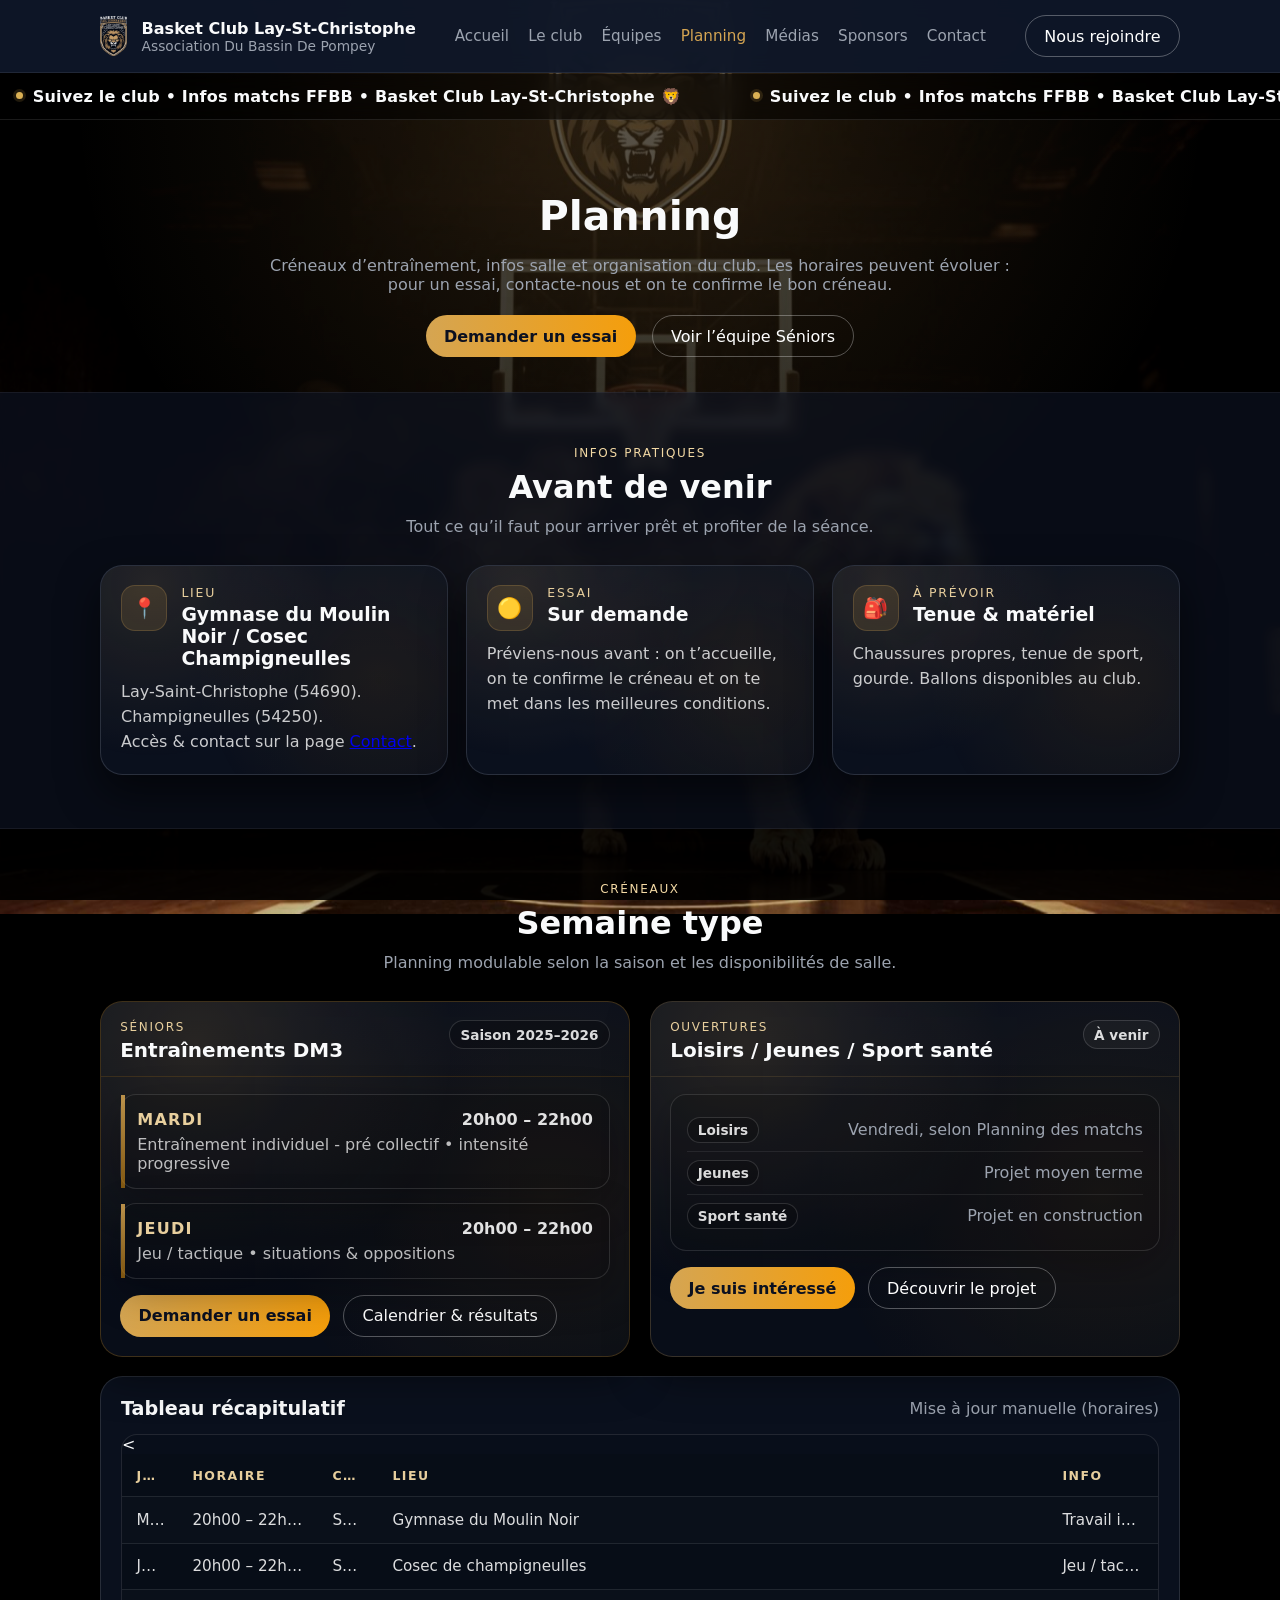
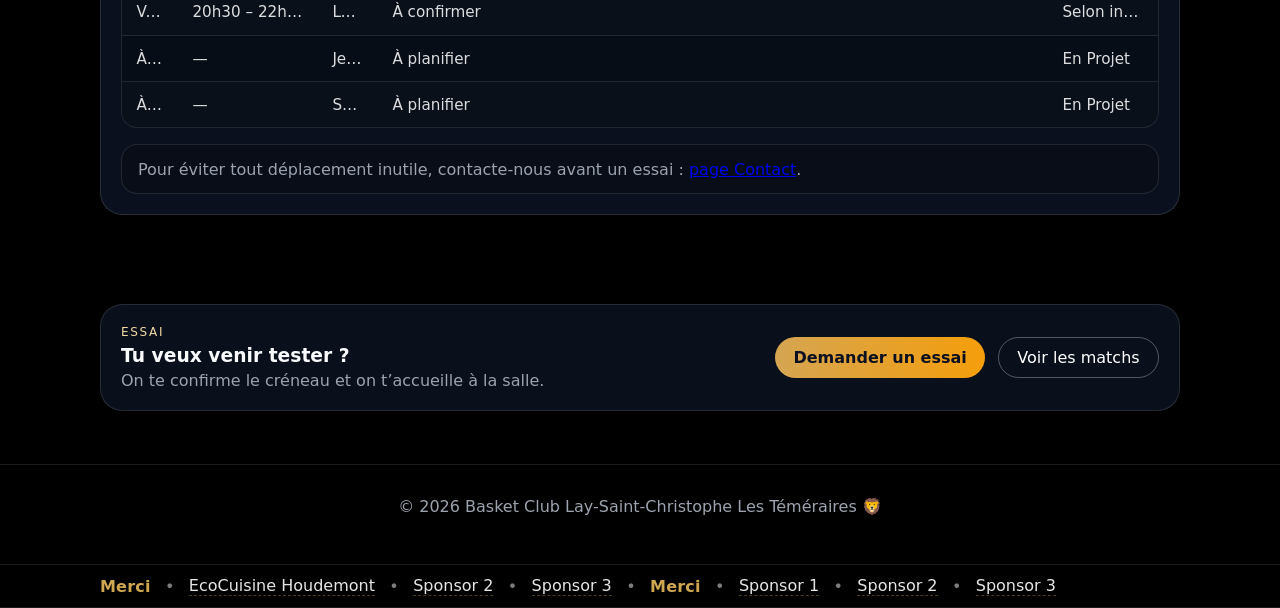
<file: planning.html>
<!DOCTYPE html>
<html lang="fr">
<head>
  <meta charset="UTF-8" />
  <title>Planning – Basket Club Lay-St-Christophe</title>
  <meta name="viewport" content="width=device-width, initial-scale=1" />
  <meta name="description" content="Planning des entraînements et informations pratiques du Basket Club Lay-Saint-Christophe (Les Téméraires)." />
  <link rel="stylesheet" href="style.css" />
  <script src="script.js" defer></script>
</head>

<body>

<header class="site-header" id="header">
  <div class="container">
    <nav class="nav" id="nav">
      <div class="nav-left">
        <a href="index.html" class="nav-logo" aria-label="Retour à l'accueil">
          <img src="images/logo2.png" alt="Logo Basket Club Lay-Saint-Christophe" />
        </a>

        <div class="nav-brand">
          <span class="nav-brand-title">Basket Club Lay-St-Christophe</span>
          <span class="nav-brand-subtitle">Association Du Bassin De Pompey</span>
        </div>
      </div>

      <div class="nav-links">
        <a href="index.html">Accueil</a>
        <a href="club.html">Le club</a>
        <a href="equipes.html">Équipes</a>
        <a href="planning.html" class="active">Planning</a>
        <a href="medias.html">Médias</a>
        <a href="sponsors.html">Sponsors</a>
        <a href="contact.html">Contact</a>
      </div>

      <div class="nav-cta">
        <a href="contact.html" class="btn-outline">Nous rejoindre</a>
      </div>

      <button class="nav-toggle" aria-label="Ouvrir le menu mobile" type="button" id="navToggle">
        <span></span><span></span><span></span>
      </button>
    </nav>
  </div>
</header>

<!-- Bandeau défilant (même style que équipes) -->
<div class="ticker" id="matchTicker" aria-live="polite">
  <div class="ticker-track">
    <span class="ticker-item">Prochain match : chargement…</span>
    <span class="ticker-item">Prochain match : chargement…</span>
  </div>
</div>

<main>

  <!-- HERO -->
  <section class="hero">
    <div class="container">
      <h1>Planning</h1>
      <p>
        Créneaux d’entraînement, infos salle et organisation du club.
        Les horaires peuvent évoluer : pour un essai, contacte-nous et on te confirme le bon créneau.
      </p>

      <div class="cta">
        <a class="btn-primary" href="contact.html">Demander un essai</a>
        <a class="btn-outline" href="equipes.html">Voir l’équipe Séniors</a>
      </div>
    </div>
  </section>

  <!-- INFOS PRATIQUES (Premium cards) -->
  <section class="section panel">
    <div class="container">
      <div class="section-header">
        <p class="kicker">Infos pratiques</p>
        <h2 class="title">Avant de venir</h2>
        <p class="subtitle">Tout ce qu’il faut pour arriver prêt et profiter de la séance.</p>
      </div>

      <div class="planning-cards">
        <article class="card planning-card">
          <div class="planning-card-top">
            <span class="planning-icon">📍</span>
            <div>
              <p class="planning-kicker">Lieu</p>
              <h3 class="planning-title">Gymnase du Moulin Noir / Cosec Champigneulles</h3>
            </div>
          </div>
          <p class="planning-text">
            Lay-Saint-Christophe (54690). Champigneulles (54250). <br>Accès & contact sur la page <a href="contact.html">Contact</a>.
          </p>
        </article>

        <article class="card planning-card">
          <div class="planning-card-top">
            <span class="planning-icon">🟡</span>
            <div>
              <p class="planning-kicker">Essai</p>
              <h3 class="planning-title">Sur demande</h3>
            </div>
          </div>
          <p class="planning-text">
            Préviens-nous avant : on t’accueille, on te confirme le créneau et on te met dans les meilleures conditions.
          </p>
        </article>

        <article class="card planning-card">
          <div class="planning-card-top">
            <span class="planning-icon">🎒</span>
            <div>
              <p class="planning-kicker">À prévoir</p>
              <h3 class="planning-title">Tenue & matériel</h3>
            </div>
          </div>
          <p class="planning-text">
            Chaussures propres, tenue de sport, gourde. Ballons disponibles au club.
          </p>
        </article>
      </div>
    </div>
  </section>

  <!-- CRENEAUX (Ultra premium) -->
  <section class="section">
    <div class="container">
      <div class="section-header">
        <p class="kicker">Créneaux</p>
        <h2 class="title">Semaine type</h2>
        <p class="subtitle">Planning modulable selon la saison et les disponibilités de salle.</p>
      </div>

      <!-- Blocs premium -->
      <div class="ultra-grid">
        <div class="card ultra-card ultra-card--next">
          <div class="ultra-head">
            <div class="ultra-head-left">
              <p class="ultra-kicker">Séniors</p>
              <h3 class="ultra-title">Entraînements DM3</h3>
            </div>
            <div class="ultra-head-right">
              <span class="ultra-pill">Saison 2025–2026</span>
            </div>
          </div>

          <div class="ultra-body">
            <div class="planning-slot">
              <div class="planning-slot-line">
                <span class="planning-day">Mardi</span>
                <span class="planning-time">20h00 – 22h00</span>
              </div>
              <div class="planning-slot-sub">Entraînement individuel - pré collectif • intensité progressive</div>
            </div>

            <div class="planning-slot" style="margin-top:.85rem;">
              <div class="planning-slot-line">
                <span class="planning-day">Jeudi</span>
                <span class="planning-time">20h00 – 22h00</span>
              </div>
              <div class="planning-slot-sub">Jeu / tactique • situations & oppositions</div>
            </div>

            <div class="ultra-actions">
              <a class="btn-primary" href="contact.html">Demander un essai</a>
              <a class="btn-outline" href="equipes.html">Calendrier & résultats</a>
            </div>
          </div>
        </div>

        <div class="card ultra-card ultra-card--last">
          <div class="ultra-head">
            <div class="ultra-head-left">
              <p class="ultra-kicker">Ouvertures</p>
              <h3 class="ultra-title">Loisirs / Jeunes / Sport santé</h3>
            </div>
            <div class="ultra-head-right">
              <span class="ultra-pill ultra-pill--ghost">À venir</span>
            </div>
          </div>

          <div class="ultra-body">
            <div class="planning-mini">
              <div class="planning-mini-row">
                <span class="planning-mini-tag">Loisirs</span>
                <span class="muted">Vendredi, selon Planning des matchs</span>
              </div>
              <div class="planning-mini-row">
                <span class="planning-mini-tag">Jeunes</span>
                <span class="muted">Projet moyen terme</span>
              </div>
              <div class="planning-mini-row">
                <span class="planning-mini-tag">Sport santé</span>
                <span class="muted">Projet en construction</span>
              </div>
            </div>

            <div class="ultra-actions">
              <a class="btn-primary" href="contact.html">Je suis intéressé</a>
              <a class="btn-outline" href="club.html">Découvrir le projet</a>
            </div>
          </div>
        </div>
      </div>

      <!-- Calendrier compact (table) -->
      <div class="card results-card" style="margin-top:1.2rem;">
        <div class="results-head">
          <h3 class="results-title">Tableau récapitulatif</h3>
          <span class="muted">Mise à jour manuelle (horaires)</span>
        </div>

        <div class="table-wrap planning-table-wrap">
          <table class="results-table planning-table">
            <thead>
              <tr>
                <th>Jour</th>
                <th>Horaire</th>
                <th>Catégorie</th>
                <th>Lieu</th>
                <th>Info</th>
              </tr>
            </thead>
            <tbody>
              <tr>
                <td>Mardi</td>
                <td>20h00 – 22h00</td>
                <td>Séniors DM3</td>
                <td>Gymnase du Moulin Noir</td>
                <td>Travail individuel</td>
              </tr>
              <tr>
                <td>Jeudi</td>
                <td>20h00 – 22h00</td>
                <td>Séniors DM3</td>
                <td>Cosec de champigneulles</td>
                <td>Jeu / tactique</td>
              </tr>
              <<tr>
			    <td>Vendredi (selon planning matchs)</td>
				<td>20h30 – 22h30</td>
				<td>Loisirs</td>
				<td>À confirmer</td>
				<td>Selon inscriptions</td>
			  </tr>

              <tr>
                <td>À définir</td>
                <td>—</td>
                <td>Jeunes / Minibasket</td>
                <td>À planifier</td>
                <td>En Projet</td>
              </tr>
              <tr>
                <td>À définir</td>
                <td>—</td>
                <td>Sport santé / handisport</td>
                <td>À planifier</td>
                <td>En Projet</td>
              </tr>
            </tbody>
          </table>
        </div>

        <div class="card-sub" style="margin-top:1rem;">
          <p class="muted" style="margin:0;">
            Pour éviter tout déplacement inutile, contacte-nous avant un essai : <a href="contact.html">page Contact</a>.
          </p>
        </div>
      </div>

    </div>
  </section>

  <!-- CTA -->
  <section class="section" style="padding-top:1rem;">
    <div class="container">
      <div class="cta-wide card">
        <div>
          <p class="kicker" style="margin:0 0 .35rem;">Essai</p>
          <h3 style="margin:0 0 .35rem;">Tu veux venir tester ?</h3>
          <p class="muted" style="margin:0;">On te confirme le créneau et on t’accueille à la salle.</p>
        </div>
        <div class="cta-wide-right">
          <a class="btn-primary" href="contact.html">Demander un essai</a>
          <a class="btn-outline" href="equipes.html">Voir les matchs</a>
        </div>
      </div>
    </div>
  </section>

</main>

<footer class="site-footer">
  <div class="container">
    <div class="footer-bottom">
      <span>© <span id="year"></span> Basket Club Lay-Saint-Christophe</span>
      <span>Les Téméraires 🦁</span>
    </div>
  </div>

  <script>
    document.getElementById("year").textContent = new Date().getFullYear();

    // Ticker match (réutilise le Worker)
    const TEAM_ID = "200000005158393";
    const WORKER_URL = "https://bclc-ffbb.anthonyfatre.workers.dev";

    const escapeHtml = (s) => String(s ?? "")
      .replaceAll("&","&amp;").replaceAll("<","&lt;").replaceAll(">","&gt;")
      .replaceAll('"',"&quot;").replaceAll("'","&#039;");

    (async () => {
      const el = document.getElementById("matchTicker");
      if (!el) return;

      try {
        const res = await fetch(`${WORKER_URL}?team=${encodeURIComponent(TEAM_ID)}`, { cache: "no-store" });
        if (!res.ok) return;
        const data = await res.json();
        if (!data || data.ok !== true || !data.nextMatch) return;

        const m = data.nextMatch;
        const text = `Prochain match • J${m.journee} • ${m.dateTime} • ${m.lieu} • vs ${m.adversaire} • Allez les Téméraires 🦁`;

        el.innerHTML = `
          <div class="ticker-track">
            <span class="ticker-item">${escapeHtml(text)}</span>
            <span class="ticker-item">${escapeHtml(text)}</span>
            <span class="ticker-item">${escapeHtml(text)}</span>
            <span class="ticker-item">${escapeHtml(text)}</span>
          </div>
        `;
      } catch(e) {}
    })();
  </script>
</footer>
  <!-- Bandeau sponsors (défilement) -->
  <div class="footer-ticker" aria-label="Sponsors">
    <div class="container">
      <div class="footer-ticker-track">
        <span class="footer-thanks">Merci</span>
        <span class="footer-sep">•</span>

        <!-- 🔁 Remplace / ajoute tes sponsors -->
        <a class="footer-sponsor" href="https://instagram.com/" target="_blank" rel="noopener">EcoCuisine Houdemont</a>
        <span class="footer-sep">•</span>
        <a class="footer-sponsor" href="https://instagram.com/" target="_blank" rel="noopener">Sponsor 2</a>
        <span class="footer-sep">•</span>
        <a class="footer-sponsor" href="https://instagram.com/" target="_blank" rel="noopener">Sponsor 3</a>

        <!-- duplication (pour scroll fluide) -->
        <span class="footer-sep">•</span>
        <span class="footer-thanks">Merci</span>
        <span class="footer-sep">•</span>
        <a class="footer-sponsor" href="https://instagram.com/" target="_blank" rel="noopener">Sponsor 1</a>
        <span class="footer-sep">•</span>
        <a class="footer-sponsor" href="https://instagram.com/" target="_blank" rel="noopener">Sponsor 2</a>
        <span class="footer-sep">•</span>
        <a class="footer-sponsor" href="https://instagram.com/" target="_blank" rel="noopener">Sponsor 3</a>
      </div>
    </div>
  </div>


</body>
</html>
</file>
<file: style.css>
:root{
  --gold:#d5a552;
  --goldSoft:#f3d9a4;
  --accent:#f59e0b;
  --text:#f9fafb;
  --muted:#9ca3af;
  --panel: rgba(15,23,42,0.62);
  --border: rgba(255,255,255,0.12);
  --shadow: 0 28px 90px rgba(0,0,0,0.78);
}

*{box-sizing:border-box}
html, body{height:100%}
body{margin:0;font-family:system-ui;background:#000;color:var(--text)}
.container{max-width:1120px;margin:0 auto;padding:0 1.25rem}

/* ===== Fond global (toutes pages) ===== */
body::before{
  content:"";
  position:fixed; inset:0;
  background:url("images/fondecran.jpeg") center/cover no-repeat;
  z-index:-2;
  transform:scale(1.03);
  filter:saturate(1.05) contrast(1.05);
}
body::after{
  content:"";
  position:fixed; inset:0;
  z-index:-1;
  background:
    radial-gradient(circle at 50% 10%, rgba(213,165,82,0.14), transparent 55%),
    linear-gradient(to bottom, rgba(0,0,0,0.70), rgba(0,0,0,0.92));
}
main, header, footer{position:relative; z-index:1}

/* ===== Header / Nav ===== */
.site-header{
  position:sticky; top:0; z-index:50;
  background:rgba(15,23,42,0.92);
  border-bottom:1px solid rgba(255,255,255,0.08);
  backdrop-filter: blur(10px);
}
.site-header.is-scrolled{border-bottom-color:rgba(213,165,82,0.25)}
.nav{display:flex;justify-content:space-between;align-items:center;height:4.5rem;gap:1rem}
.nav-left{display:flex;align-items:center;gap:.9rem}
/* ===== Logo header : taille propre + stable ===== */
.nav-logo{
  display:flex;
  align-items:center;
  flex: 0 0 auto;
}

.nav-logo img{
  height: 40px;        /* ajuste ici (40–52 selon ton goût) */
  width: auto;
  max-height: none;    /* important : évite le 82px */
  display:block;
  object-fit: contain;
}

/* Mobile : un poil plus petit pour laisser respirer */
@media (max-width: 600px){
  .nav-logo img{ height: 38px; }
}

.nav-brand{display:flex;flex-direction:column}
.nav-brand-title{font-weight:850;font-size:1rem;text-transform:none}
.nav-brand-subtitle{font-size:.86rem;color:var(--muted)}
.nav-links{display:flex;gap:1.2rem;align-items:center}
.nav-links a{color:var(--muted);text-decoration:none;font-size:.95rem}
.nav-links a:hover,.nav-links a.active{color:var(--gold)}
.nav-cta{display:flex;gap:.75rem;align-items:center}
.btn-primary{
  background:linear-gradient(90deg,var(--gold),var(--accent));
  padding:.65rem 1.15rem;border-radius:999px;color:#0b1020;
  font-weight:850;border:none;cursor:pointer;text-decoration:none;
  transition:transform .15s ease, filter .15s ease;
  display:inline-flex;align-items:center;justify-content:center;
}
.btn-primary:hover{transform:translateY(-2px);filter:brightness(1.02)}
.btn-outline{
  border:1px solid rgba(255,255,255,0.30);
  padding:.65rem 1.15rem;border-radius:999px;
  background:transparent;color:#fff;cursor:pointer;text-decoration:none;
  display:inline-flex;align-items:center;justify-content:center;
}
.btn-outline:hover{border-color:rgba(213,165,82,0.7)}
.nav-toggle{display:none;background:transparent;border:none;cursor:pointer}
.nav-toggle span{display:block;width:22px;height:2px;margin:4px 0;background:#fff;border-radius:999px}

/* ===== Intro splash ===== */
.splash{
  position:fixed; inset:0; z-index:9999;
  display:grid; place-items:center;
  background:rgba(0,0,0,0.85);
  opacity:1;
}
.splash.hidden{display:none}
.splash.splash-hide{animation:splashOut .6s ease forwards}
@keyframes splashOut{to{opacity:0;visibility:hidden}}

.splash-bg{
  position:absolute; inset:0; z-index:0;
  background:
    radial-gradient(circle at 50% 15%, rgba(213,165,82,0.18), transparent 55%),
    linear-gradient(to bottom, rgba(0,0,0,0.18), rgba(0,0,0,0.86)),
    url("images/fondecran.jpeg") center/cover no-repeat;
  filter:saturate(1.06) contrast(1.10);
  transform:scale(1.04);
}
#introCanvas{
  position:absolute; inset:0;
  width:100%; height:100%;
  pointer-events:none;
  z-index:1;
}
.flash{
  position:absolute; inset:0; z-index:2;
  pointer-events:none;
  opacity:0;
  background:radial-gradient(circle at 50% 55%, rgba(255,255,255,0.90), rgba(255,255,255,0) 62%);
}
.flash.on{animation:flashPop .60s ease forwards}
@keyframes flashPop{0%{opacity:0}20%{opacity:1}100%{opacity:0}}

.sound-hint{
  position:absolute; left:16px; top:16px; z-index:4;
  padding:.45rem .75rem;border-radius:999px;
  border:1px solid rgba(255,255,255,0.18);
  background:rgba(0,0,0,0.35);
  color:rgba(255,255,255,0.85);
  font-size:.85rem;
}
.splash-ui{
  position:relative; z-index:3;
  text-align:center;
  padding:2rem;
  width:min(560px,92vw);
  border-radius:1.6rem;
  background:rgba(15,23,42,0.50);
  border:1px solid rgba(255,255,255,0.14);
  box-shadow:var(--shadow);
  opacity:0; transform:translateY(10px);
  pointer-events:none;
}
.splash-ui.is-visible{
  opacity:1; transform:translateY(0);
  transition:opacity .45s ease, transform .45s ease;
  pointer-events:auto;
}
.splash-logo{
  width:min(320px,75vw); height:auto;
  filter: drop-shadow(0 18px 70px rgba(0,0,0,0.75)) drop-shadow(0 0 28px rgba(213,165,82,0.7));
  transform-origin:center;
}
.splash-ui.is-visible .splash-logo{animation:logoPulse 2.2s ease-in-out infinite}
@keyframes logoPulse{0%,100%{transform:scale(1)}50%{transform:scale(1.02)}}
.splash-tagline{
  margin-top:.9rem;
  font-size:.82rem;
  letter-spacing:.18em;
  text-transform:uppercase;
  color:var(--goldSoft);
}
.splash-btn{margin-top:1.3rem}
.splash-hint{margin-top:.9rem;font-size:.85rem;color:rgba(255,255,255,0.72)}
.splash-skip{
  position:absolute; top:16px; right:16px; z-index:4;
  border:1px solid rgba(255,255,255,0.25);
  background:rgba(0,0,0,0.35);
  color:rgba(255,255,255,0.9);
  padding:.45rem .75rem;border-radius:999px;
  cursor:pointer;
}

/* ===== Page ===== */
.hero{padding:4.6rem 0 2.2rem;text-align:center}
.hero h1{margin:0;font-weight:700;font-size:clamp(1.7rem,2.3vw,2.2rem)}
.hero p{max-width:760px;margin:1rem auto;color:var(--muted)}
.hero .cta{margin-top:1.3rem;display:flex;justify-content:center;gap:1rem;flex-wrap:wrap}

.section{padding:3.3rem 0}
.panel{
  background:rgba(15,23,42,0.54);
  border-top:1px solid rgba(255,255,255,0.06);
  border-bottom:1px solid rgba(255,255,255,0.06);
  backdrop-filter: blur(6px);
}
.section-header{text-align:center;margin-bottom:1.8rem}
.kicker{font-size:.75rem;letter-spacing:.14em;text-transform:uppercase;color:var(--goldSoft);margin:0 0 .5rem}
.title{margin:0;font-size:2rem}
.subtitle{max-width:820px;margin:.7rem auto 0;color:var(--muted)}

.present-grid{
  display:grid;
  grid-template-columns: 1.1fr .9fr;
  gap:1.5rem;
  align-items:stretch;
}
.card{
  border-radius:1.4rem;
  border:1px solid var(--border);
  background:rgba(15,23,42,0.70);
  box-shadow:0 18px 40px rgba(0,0,0,.55);
  overflow:hidden;
}
.present-media{
  position:relative;
  min-height:320px;
  overflow:hidden;
}
.present-media img{
  width:100%;
  height:100%;
  object-fit:cover;
  display:block;
  transform:scale(1.03);
  filter:contrast(1.05) saturate(1.05);
}
.present-media::after{
  content:"";
  position:absolute; inset:0;
  background:
    radial-gradient(circle at 30% 20%, rgba(213,165,82,0.18), transparent 55%),
    linear-gradient(to bottom, rgba(0,0,0,0.10), rgba(0,0,0,0.58));
  pointer-events:none;
}

/* ===== Responsive layout (tablet + mobile) ===== */
@media (max-width: 960px){
  .section{ padding: 2.6rem 0; }
  .title{ font-size: 1.75rem; }
  .subtitle{ padding: 0 0.25rem; }

  /* Présentation (photo + texte) */
  .present-grid{ grid-template-columns: 1fr; }
  .present-media{ min-height: 240px; }
  .present-content{ padding: 1.35rem; }
  .present-content h3{ font-size: 1.35rem; }

  /* Hero CTA */
  .hero .cta{ gap: .75rem; }
}

@media (max-width: 600px){
  .section{ padding: 2.2rem 0; }

  /* Photos trop grandes sur téléphone */
  .present-media{ min-height: 190px; }
  .present-media img{ transform: none; }

  /* Boutons pleine largeur si besoin */
  .present-actions a,
  .hero .cta a{
    width: 100%;
    text-align: center;
    justify-content: center;
  }
}

.present-content{padding:1.8rem;display:flex;flex-direction:column;justify-content:center;gap:.75rem}
.present-content h3{margin:0;font-size:1.55rem;line-height:1.2}
.present-content p{margin:0;color:rgba(255,255,255,0.82)}
.present-list{margin:.65rem 0 0;padding-left:1.1rem;color:var(--muted)}
.present-list li{margin:.3rem 0}
.present-actions{margin-top:1rem;display:flex;gap:.9rem;flex-wrap:wrap}

.anthem{
  display:grid;grid-template-columns:1.1fr .9fr;gap:1.5rem;
  padding:2rem;border-radius:1.5rem;
  border:1px solid var(--border);
  background:rgba(15,23,42,0.66);
}
.anthem-title{margin:0 0 .4rem}
.anthem-text{margin:0;color:var(--muted)}
.anthem-helper{margin:.35rem 0 0;color:rgba(255,255,255,0.75);font-size:.9rem}
.anthem-audio{width:100%}

/* Footer */
.site-footer{
  padding:2rem 0;
  text-align:center;
  color:var(--muted);
  border-top:1px solid rgba(255,255,255,0.10);
  background:rgba(0,0,0,0.25);
}

.present-grid{grid-template-columns:1fr}
  .anthem{grid-template-columns:1fr}
}
/* ===== Feature cards (section "club moderne") ===== */

.feature-grid{
  display:grid;
  gap:1.25rem;
  grid-template-columns: 1fr;
}

@media (min-width: 700px){
  .feature-grid{ grid-template-columns: repeat(2, minmax(0,1fr)); }
}

@media (min-width: 1020px){
  .feature-grid{ grid-template-columns: repeat(3, minmax(0,1fr)); }
}

.feature-card{
  border-radius: 1.4rem;
  border: 1px solid rgba(255,255,255,0.12);
  background: rgba(15,23,42,0.72);
  box-shadow: 0 18px 40px rgba(0,0,0,.55);
  padding: 1.35rem 1.35rem 1.25rem;
  position: relative;
  overflow: hidden;
  transform: translateY(0);
  transition: transform .18s ease, border-color .18s ease, filter .18s ease;
}

.feature-card::before{
  content:"";
  position:absolute;
  inset:-2px;
  background:
    radial-gradient(circle at 20% 10%, rgba(213,165,82,0.18), transparent 45%),
    radial-gradient(circle at 80% 40%, rgba(245,158,11,0.10), transparent 55%);
  opacity: .9;
  pointer-events:none;
}

.feature-card::after{
  content:"";
  position:absolute;
  inset:0;
  background: linear-gradient(to bottom, rgba(0,0,0,0.05), rgba(0,0,0,0.22));
  pointer-events:none;
}

.feature-card:hover{
  transform: translateY(-4px);
  border-color: rgba(213,165,82,0.35);
  filter: brightness(1.03);
}

.feature-top{
  position: relative;
  z-index: 1;
  display:flex;
  gap: .9rem;
  align-items:flex-start;
  margin-bottom: .8rem;
}

.feature-icon{
  width: 46px;
  height: 46px;
  border-radius: 14px;
  display:grid;
  place-items:center;
  font-size: 1.35rem;
  background: rgba(213,165,82,0.14);
  border: 1px solid rgba(213,165,82,0.22);
  box-shadow: 0 12px 24px rgba(0,0,0,0.35);
  flex: 0 0 auto;
}

.feature-kicker{
  margin:0 0 .2rem;
  font-size: .78rem;
  letter-spacing: .14em;
  text-transform: uppercase;
  color: rgba(243,217,164,0.95);
}

.feature-title{
  margin:0;
  font-size: 1.25rem;
  line-height: 1.2;
}

.feature-text{
  position: relative;
  z-index: 1;
  margin: 0;
  color: rgba(255,255,255,0.78);
  line-height: 1.55;
  font-size: 0.98rem;
}

.feature-meta{
  position: relative;
  z-index: 1;
  display:flex;
  flex-wrap: wrap;
  gap: .5rem;
  margin-top: 1.05rem;
}

.feature-chip{
  font-size: .82rem;
  color: rgba(255,255,255,0.78);
  padding: .35rem .6rem;
  border-radius: 999px;
  border: 1px solid rgba(255,255,255,0.14);
  background: rgba(0,0,0,0.18);
}
/* ===== Grille "Nos piliers" (si pas déjà présent) ===== */
.feature-grid{
  display:grid;
  gap:1.25rem;
  grid-template-columns: 1fr;
}
@media (min-width:700px){
  .feature-grid{ grid-template-columns: repeat(2, minmax(0,1fr)); }
}
@media (min-width:1020px){
  .feature-grid{ grid-template-columns: repeat(3, minmax(0,1fr)); }
}
.feature-card{
  border-radius: 1.4rem;
  border: 1px solid rgba(255,255,255,0.12);
  background: rgba(15,23,42,0.72);
  box-shadow: 0 18px 40px rgba(0,0,0,.55);
  padding: 1.35rem 1.35rem 1.25rem;
  position: relative;
  overflow: hidden;
  transform: translateY(0);
  transition: transform .18s ease, border-color .18s ease, filter .18s ease;
}
.feature-card::before{
  content:"";
  position:absolute;
  inset:-2px;
  background:
    radial-gradient(circle at 20% 10%, rgba(213,165,82,0.18), transparent 45%),
    radial-gradient(circle at 80% 40%, rgba(245,158,11,0.10), transparent 55%);
  opacity: .9;
  pointer-events:none;
}
.feature-card::after{
  content:"";
  position:absolute;
  inset:0;
  background: linear-gradient(to bottom, rgba(0,0,0,0.05), rgba(0,0,0,0.22));
  pointer-events:none;
}
.feature-card:hover{
  transform: translateY(-4px);
  border-color: rgba(213,165,82,0.35);
  filter: brightness(1.03);
}
.feature-top{ position:relative; z-index:1; display:flex; gap:.9rem; align-items:flex-start; margin-bottom:.8rem; }
.feature-icon{
  width:46px; height:46px; border-radius:14px; display:grid; place-items:center;
  font-size:1.35rem;
  background: rgba(213,165,82,0.14);
  border: 1px solid rgba(213,165,82,0.22);
  box-shadow: 0 12px 24px rgba(0,0,0,0.35);
  flex:0 0 auto;
}
.feature-kicker{
  margin:0 0 .2rem;
  font-size:.78rem;
  letter-spacing:.14em;
  text-transform:uppercase;
  color: rgba(243,217,164,0.95);
}
.feature-title{ margin:0; font-size:1.25rem; line-height:1.2; }
.feature-text{ position:relative; z-index:1; margin:0; color: rgba(255,255,255,0.78); line-height:1.55; font-size:.98rem; }
.feature-meta{ position:relative; z-index:1; display:flex; flex-wrap:wrap; gap:.5rem; margin-top:1.05rem; }
.feature-chip{
  font-size:.82rem;
  color: rgba(255,255,255,0.78);
  padding:.35rem .6rem;
  border-radius:999px;
  border:1px solid rgba(255,255,255,0.14);
  background: rgba(0,0,0,0.18);
}

/* ===== Timeline ===== */
.club-timeline{
  margin-top:1.75rem;
  display:grid;
  gap:1rem;
}
.timeline-item{
  display:grid;
  grid-template-columns: 16px 1fr;
  gap:1rem;
  align-items:flex-start;
}
.timeline-dot{
  width:12px; height:12px; border-radius:50%;
  margin-top:.55rem;
  background: rgba(213,165,82,0.95);
  box-shadow: 0 0 0 6px rgba(213,165,82,0.14);
}
.timeline-content{
  border-radius:1.2rem;
  border:1px solid rgba(255,255,255,0.10);
  background: rgba(15,23,42,0.62);
  padding:1rem 1.1rem;
}
.timeline-year{
  margin:0;
  font-size:.78rem;
  letter-spacing:.14em;
  text-transform:uppercase;
  color: rgba(243,217,164,0.95);
}
.timeline-title{ margin:.25rem 0 .35rem; font-size:1.2rem; }
.timeline-text{ margin:0; color: rgba(255,255,255,0.76); line-height:1.55; }

/* ===== Two columns "Notre projet" ===== */
.two-col{
  display:grid;
  gap:1.25rem;
  grid-template-columns: 1fr;
}
@media (min-width:980px){
  .two-col{ grid-template-columns: repeat(2, minmax(0,1fr)); }
}
.info-card{ padding:1.35rem; }
.info-title{ margin:0 0 .5rem; }
.info-text{ margin:0; color: rgba(255,255,255,0.78); line-height:1.55; }
.info-list{ margin:.85rem 0 0; padding-left:1.1rem; color: var(--muted); }
.info-list li{ margin:.35rem 0; }
.info-actions{ margin-top:1rem; display:flex; gap:.8rem; flex-wrap:wrap; }

/* ===== CTA wide ===== */
.cta-wide{
  margin-top:1.25rem;
  border-radius:1.4rem;
  border:1px solid rgba(255,255,255,0.12);
  background: rgba(15,23,42,0.66);
  padding:1.25rem 1.25rem;
  display:flex;
  gap:1rem;
  align-items:center;
  justify-content:space-between;
  flex-wrap:wrap;
}
.cta-wide-right{ display:flex; gap:.8rem; flex-wrap:wrap; }
/* ===== Équipes ===== */
.team-grid{
  display:grid;
  gap:1rem;
  grid-template-columns: 1fr;
}
@media (min-width:740px){
  .team-grid{ grid-template-columns: repeat(2, minmax(0,1fr)); }
}
@media (min-width:1050px){
  .team-grid{ grid-template-columns: repeat(4, minmax(0,1fr)); }
}
.team-card{
  width:100%;
  text-align:left;
  cursor:pointer;
  border-radius:1.4rem;
  border:1px solid rgba(255,255,255,0.12);
  background: rgba(15,23,42,0.72);
  box-shadow: 0 18px 40px rgba(0,0,0,.55);
  padding:1.1rem 1.15rem;
  display:flex;
  gap:.9rem;
  align-items:flex-start;
  transition: transform .18s ease, border-color .18s ease, filter .18s ease;
  position:relative;
  overflow:hidden;
}
.team-card::before{
  content:"";
  position:absolute;
  inset:-2px;
  background:
    radial-gradient(circle at 15% 0%, rgba(213,165,82,0.16), transparent 45%),
    radial-gradient(circle at 80% 55%, rgba(245,158,11,0.10), transparent 58%);
  opacity:.9;
  pointer-events:none;
}
.team-card:hover{
  transform: translateY(-3px);
  border-color: rgba(213,165,82,0.35);
  filter: brightness(1.03);
}
.team-card.is-active{
  border-color: rgba(213,165,82,0.55);
  box-shadow: 0 20px 55px rgba(0,0,0,.62);
}
.team-badge{
  width:46px; height:46px; border-radius:14px;
  display:grid; place-items:center;
  background: rgba(213,165,82,0.14);
  border: 1px solid rgba(213,165,82,0.22);
  flex:0 0 auto;
  font-size:1.35rem;
}
.team-kicker{
  margin:0 0 .2rem;
  font-size:.78rem;
  letter-spacing:.14em;
  text-transform:uppercase;
  color: rgba(243,217,164,0.95);
}
.team-title{ margin:0; font-size:1.15rem; }
.team-text{ margin:.35rem 0 0; color: rgba(255,255,255,0.75); font-size:.95rem; }

/* ===== Résultats ===== */
.results-layout{
  display:grid;
  gap:1.25rem;
  grid-template-columns: 1fr;
}
@media (min-width:1000px){
  .results-layout{ grid-template-columns: 0.95fr 1.05fr; align-items:start; }
}
.results-card{ padding:1.25rem; }
.results-head{
  display:flex;
  align-items:center;
  justify-content:space-between;
  gap:1rem;
  margin-bottom: .9rem;
}
.results-title{ margin:0; font-size:1.2rem; }
.results-pill{
  font-size:.82rem;
  padding:.35rem .65rem;
  border-radius:999px;
  border:1px solid rgba(255,255,255,0.14);
  background: rgba(0,0,0,0.18);
  color: rgba(255,255,255,0.82);
}
.results-actions{ margin-top:1rem; display:flex; gap:.8rem; flex-wrap:wrap; }

.table-wrap{ overflow:auto; border-radius:1rem; border:1px solid rgba(255,255,255,0.10); }
.results-table{
  width:100%;
  border-collapse:collapse;
  min-width:560px;
  background: rgba(0,0,0,0.10);
}
.results-table th,
.results-table td{
  padding:.85rem .9rem;
  border-bottom:1px solid rgba(255,255,255,0.10);
  color: rgba(255,255,255,0.86);
  text-align:left;
  vertical-align:top;
  font-size:.95rem;
}
.results-table th{
  color: rgba(243,217,164,0.95);
  text-transform: uppercase;
  letter-spacing:.12em;
  font-size:.78rem;
}
.results-table tr:last-child td{ border-bottom:none; }
.muted{ color: var(--muted); }
.card-sub{
  margin-top: 1rem;
  padding: .9rem 1rem;
  border-radius: 1rem;
  border: 1px solid rgba(255,255,255,0.10);
  background: rgba(0,0,0,0.15);
}
/* ===== Résultats (Équipe) ===== */
.results-layout{
  display:grid;
  gap:1.25rem;
  grid-template-columns: 1fr;
}
@media (min-width:1000px){
  .results-layout{ grid-template-columns: 0.95fr 1.05fr; align-items:start; }
}
.results-card{ padding:1.25rem; }
.results-head{
  display:flex;
  align-items:center;
  justify-content:space-between;
  gap:1rem;
  margin-bottom:.9rem;
}
.results-title{ margin:0; font-size:1.2rem; }
.results-pill{
  font-size:.82rem;
  padding:.35rem .65rem;
  border-radius:999px;
  border:1px solid rgba(255,255,255,0.14);
  background: rgba(0,0,0,0.18);
  color: rgba(255,255,255,0.82);
}
.results-actions{ margin-top:1rem; display:flex; gap:.8rem; flex-wrap:wrap; }

.table-wrap{ overflow:auto; border-radius:1rem; border:1px solid rgba(255,255,255,0.10); }
.results-table{
  width:100%;
  border-collapse:collapse;
  min-width:680px;
  background: rgba(0,0,0,0.10);
}
.results-table th,
.results-table td{
  padding:.85rem .9rem;
  border-bottom:1px solid rgba(255,255,255,0.10);
  color: rgba(255,255,255,0.86);
  text-align:left;
  vertical-align:top;
  font-size:.95rem;
}
.results-table th{
  color: rgba(243,217,164,0.95);
  text-transform: uppercase;
  letter-spacing:.12em;
  font-size:.78rem;
}
.results-table tr:last-child td{ border-bottom:none; }

.match-card{
  border-radius:1rem;
  border:1px solid rgba(255,255,255,0.10);
  background: rgba(0,0,0,0.14);
  padding:1rem;
}
.match-row{
  display:flex;
  justify-content:space-between;
  gap:1rem;
  flex-wrap:wrap;
  margin:.2rem 0;
}
.match-round{ color: rgba(243,217,164,0.95); letter-spacing:.12em; text-transform:uppercase; font-size:.82rem; }
.match-date{ color: rgba(255,255,255,0.85); }
.match-where{ color: rgba(255,255,255,0.75); }
.match-vs{ font-weight:700; }
.match-score{
  margin-top:.3rem;
  padding:.35rem .6rem;
  border-radius:999px;
  border:1px solid rgba(255,255,255,0.14);
  background: rgba(0,0,0,0.18);
  display:inline-block;
}

.card-sub{
  padding:.9rem 1rem;
  border-radius: 1rem;
  border: 1px solid rgba(255,255,255,0.10);
  background: rgba(0,0,0,0.15);
}
/* ===== FFBB embed ===== */
.ffbb-embed{
  border-radius: 1rem;
  border: 1px solid rgba(255,255,255,0.10);
  overflow: hidden;
  background: rgba(0,0,0,0.12);
  min-height: 720px; /* ajuste si besoin */
}

.ffbb-embed iframe{
  width: 100%;
  height: 720px; /* ajuste si besoin */
  border: 0;
  display: block;
}

@media (max-width: 600px){
  .ffbb-embed{ min-height: 820px; }
  .ffbb-embed iframe{ height: 820px; }
}
/* --- ÉQUIPES : styles premium résultats --- */
.results-table tr {
  transition: transform .15s ease, background .15s ease, border-color .15s ease;
}

.results-table tr.row-played td {
  background: rgba(255,255,255,.02);
}

.results-table tr.row-upcoming td {
  background: rgba(255,255,255,.01);
}

.results-table tr:hover td {
  background: rgba(255,255,255,.04);
}

.badge-status {
  display: inline-flex;
  align-items: center;
  gap: .45rem;
  padding: .35rem .6rem;
  border-radius: 999px;
  font-weight: 600;
  font-size: .85rem;
  border: 1px solid rgba(255,255,255,.12);
  background: rgba(0,0,0,.25);
}

.badge-status .dot {
  width: .5rem;
  height: .5rem;
  border-radius: 50%;
  background: currentColor;
  opacity: .9;
}

.badge-upcoming {
  color: rgba(255,255,255,.85);
  border-color: rgba(255,255,255,.14);
}

.badge-played {
  color: rgba(218, 176, 84, .95); /* doré */
  border-color: rgba(218, 176, 84, .35);
  background: rgba(218, 176, 84, .08);
}

.score-win {
  font-weight: 700;
}

.score-loss {
  opacity: .85;
}

.next-match .match-card {
  border: 1px solid rgba(255,255,255,.12);
  background: radial-gradient(1200px 600px at 10% 0%, rgba(218,176,84,.10), rgba(0,0,0,.25));
  box-shadow: 0 14px 40px rgba(0,0,0,.35);
}
/* --- MATCHS PREMIUM : joué / futur --- */

.results-table tr {
  transition: background .2s ease;
}

.results-table tr.row-played td {
  background: rgba(255,255,255,.03);
}

.results-table tr.row-upcoming td {
  background: rgba(255,255,255,.01);
}

.results-table tr:hover td {
  background: rgba(255,255,255,.06);
}

/* Badge statut */
.badge-status {
  display: inline-flex;
  align-items: center;
  gap: .4rem;
  padding: .25rem .55rem;
  border-radius: 999px;
  font-weight: 600;
  font-size: .82rem;
  border: 1px solid rgba(255,255,255,.15);
}

.badge-status .dot {
  width: .45rem;
  height: .45rem;
  border-radius: 50%;
  background: currentColor;
}

/* Match futur */
.badge-upcoming {
  color: rgba(255,255,255,.8);
  background: rgba(255,255,255,.05);
}

/* Match joué */
.badge-played {
  color: rgba(218,176,84,.95);
  border-color: rgba(218,176,84,.35);
  background: rgba(218,176,84,.08);
}

/* Score gagné / perdu */
.score-win {
  font-weight: 700;
  color: rgba(218,176,84,1);
}

.score-loss {
  opacity: .75;
}
/* ====== ÉQUIPES : tableau full width + responsive premium ====== */

/* Le tableau prend toute la largeur et répartit bien les colonnes */
.results-table {
  width: 100%;
  table-layout: fixed; /* IMPORTANT : évite les colonnes trop larges */
}

/* Tailles de colonnes (desktop) */
.results-table th:nth-child(1),
.results-table td:nth-child(1) { width: 56px; }   /* J */
.results-table th:nth-child(2),
.results-table td:nth-child(2) { width: 140px; }  /* Date */
.results-table th:nth-child(3),
.results-table td:nth-child(3) { width: 60px; }   /* D/E */
.results-table th:nth-child(5),
.results-table td:nth-child(5) { width: 110px; }  /* Score */

/* Colonne adversaire = prend le reste */
.results-table th:nth-child(4),
.results-table td:nth-child(4) { width: auto; }

/* Empêche le texte de déborder */
.results-table th,
.results-table td {
  overflow: hidden;
  text-overflow: ellipsis;
  white-space: nowrap;
}

/* Adversaire : autorise un peu plus de place visuelle */
.results-table td:nth-child(4) span {
  display: inline-block;
  max-width: 100%;
}

/* Badge : évite qu'il prenne trop de place */
.results-table td:nth-child(4) .badge-status {
  flex-shrink: 0;
  margin-left: .4rem;
}

/* --- Responsive mobile : on remplace le tableau par des cartes (zéro scroll) --- */
@media (max-width: 780px) {
  .results-table thead { display: none; }
  .results-table, .results-table tbody, .results-table tr, .results-table td {
    display: block;
    width: 100%;
  }

  .results-table tr {
    margin: .75rem 0;
    border: 1px solid rgba(255,255,255,.10);
    border-radius: 16px;
    overflow: hidden;
    background: rgba(255,255,255,.02);
  }

  .results-table td {
    white-space: normal;      /* ✅ sur mobile on affiche tout */
    overflow: visible;
    text-overflow: unset;
    padding: .65rem .9rem;
    border: none;
  }

  /* Ligne 1 : J + statut */
  .results-table td:nth-child(1) {
    font-weight: 700;
    display: flex;
    align-items: center;
    justify-content: space-between;
    gap: .7rem;
    background: rgba(0,0,0,.22);
  }

  /* Date + D/E sur une ligne */
  .results-table td:nth-child(2),
  .results-table td:nth-child(3) {
    display: inline-block;
    width: auto;
    padding-top: .4rem;
    padding-bottom: .2rem;
    opacity: .9;
  }

  /* Adversaire en grand */
  .results-table td:nth-child(4) {
    font-size: 1.02rem;
    font-weight: 650;
    padding-top: .35rem;
    padding-bottom: .35rem;
  }

  /* Score */
  .results-table td:nth-child(5) {
    padding-top: .35rem;
    padding-bottom: .8rem;
    opacity: .95;
  }

  /* Cache le badge dans la colonne adversaire (il sera dans la ligne 1) */
  .results-table td:nth-child(4) .badge-status {
    display: none;
  }
}
/* ===== ÉQUIPES : layout calendrier pleine largeur + scroll vertical ===== */

.results-layout-stack{
  display: grid;
  gap: 1.2rem;
}

/* Ligne du haut : Matchs clés en 2 colonnes sur desktop */
.results-grid-top{
  display: grid;
  grid-template-columns: 1fr 1fr;
  gap: 1.2rem;
}

/* Ligne full width */
.results-grid-full{
  width: 100%;
}

/* Sur mobile : 1 colonne */
@media (max-width: 900px){
  .results-grid-top{ grid-template-columns: 1fr; }
}

/* Table pleine largeur dans sa card */
.results-grid-full .results-table{
  width: 100%;
  table-layout: fixed;
}

/* Scroll vertical : ~6 lignes visibles */
.results-grid-full .table-wrap{
  max-height: 360px;          /* ajuste 340–420 selon ton rendu */
  overflow-y: auto;
  overflow-x: hidden;
  padding-right: .2rem;       /* évite que la scrollbar mange le contenu */
}

/* Header sticky pendant scroll */
.results-grid-full .results-table thead th{
  position: sticky;
  top: 0;
  z-index: 2;
  background: rgba(10,10,10,.95); /* s’adapte à ton thème sombre */
  backdrop-filter: blur(8px);
}

/* Colonnes optimisées : pas de scroll horizontal */
.results-grid-full .results-table th,
.results-grid-full .results-table td{
  overflow: hidden;
  text-overflow: ellipsis;
  white-space: nowrap;
}

.results-grid-full .results-table th:nth-child(1),
.results-grid-full .results-table td:nth-child(1){ width: 56px; }   /* J */
.results-grid-full .results-table th:nth-child(2),
.results-grid-full .results-table td:nth-child(2){ width: 150px; }  /* Date */
.results-grid-full .results-table th:nth-child(3),
.results-grid-full .results-table td:nth-child(3){ width: 60px; }   /* D/E */
.results-grid-full .results-table th:nth-child(5),
.results-grid-full .results-table td:nth-child(5){ width: 120px; }  /* Score */

/* L’adversaire prend le reste */
.results-grid-full .results-table th:nth-child(4),
.results-grid-full .results-table td:nth-child(4){ width: auto; }
/* ===== Bandeau défilant : prochain match ===== */
.ticker{
  position: sticky;
  top: 74px; /* ajuste selon la hauteur de ton header fixe */
  z-index: 50;
  border-bottom: 1px solid rgba(255,255,255,.10);
  background: rgba(0,0,0,.55);
  backdrop-filter: blur(10px);
  overflow: hidden;
}

.ticker-track{
  display: inline-flex;
  gap: 2.5rem;
  padding: .55rem 0;
  white-space: nowrap;
  will-change: transform;
  animation: tickerMove 22s linear infinite;
}

.ticker-item{
  display: inline-flex;
  align-items: center;
  gap: .6rem;
  padding-left: 1rem;
  padding-right: 1rem;
  font-weight: 650;
  letter-spacing: .2px;
}

/* petit point doré */
.ticker-item::before{
  content:"";
  width: .45rem;
  height: .45rem;
  border-radius: 50%;
  background: rgba(218,176,84,1);
  box-shadow: 0 0 0 3px rgba(218,176,84,.15);
}

@keyframes tickerMove{
  from { transform: translateX(0); }
  to   { transform: translateX(-50%); }
}

/* accessibilité : si l'utilisateur préfère réduire les animations */
@media (prefers-reduced-motion: reduce){
  .ticker-track{ animation: none; }
}
/* ===== Footer ticker sponsors ===== */
.footer-ticker{
  margin-top: 1rem;
  border-top: 1px solid rgba(255,255,255,.10);
  border-bottom: 1px solid rgba(255,255,255,.10);
  background: rgba(0,0,0,.35);
  overflow: hidden;
}

.footer-ticker-track{
  display: inline-flex;
  align-items: center;
  gap: .9rem;
  padding: .7rem 0;
  white-space: nowrap;
  animation: footerTickerMove 26s linear infinite;
}

.footer-thanks{
  font-weight: 800;
  letter-spacing: .2px;
  color: rgba(218,176,84,.95);
}

.footer-sep{
  opacity: .5;
}

.footer-sponsor{
  color: rgba(255,255,255,.9);
  text-decoration: none;
  border-bottom: 1px dashed rgba(218,176,84,.35);
}
.footer-sponsor:hover{
  border-bottom-color: rgba(218,176,84,.8);
}

@keyframes footerTickerMove{
  from { transform: translateX(0); }
  to   { transform: translateX(-50%); }
}

@media (prefers-reduced-motion: reduce){
  .footer-ticker-track{ animation: none; }
}
/* =========================
   PATCH TICKER (texte coupé)
   => n'impacte pas le reste du site
   ========================= */

.ticker{
  /* garde ton sticky/top/etc. mais évite le “cropping” */
  min-height: 44px;
  display: flex;
  align-items: center;
  overflow: hidden;
}

.ticker-track{
  display: inline-flex;
  align-items: center;   /* important */
  padding: .65rem 0;     /* un peu plus d'air */
}

.ticker-item{
  display: inline-flex;
  align-items: center;
  line-height: 1.2;      /* évite le texte coupé */
  padding-top: .15rem;   /* micro-ajustement vertical */
  padding-bottom: .15rem;
}

.ticker-item::before{
  /* évite que le point décale/coupe la ligne */
  transform: translateY(-1px);
}
/* =========================
   ÉQUIPES – BLOCS ULTRA PREMIUM (PATCH)
   => à coller tout en bas
   ========================= */

.ultra-grid{
  display:grid;
  grid-template-columns: 1fr 1fr;
  gap: 1.25rem;
  align-items: stretch;
}

@media (max-width: 980px){
  .ultra-grid{ grid-template-columns: 1fr; }
}

.ultra-card{
  position: relative;
  border-radius: 1.4rem;
  overflow: hidden;
  border: 1px solid rgba(255,255,255,0.12);
  background: rgba(15,23,42,0.72);
  box-shadow: 0 18px 40px rgba(0,0,0,.55);
}

.ultra-card::before{
  content:"";
  position:absolute;
  inset:-2px;
  pointer-events:none;
  opacity:.9;
  background:
    radial-gradient(circle at 18% 12%, rgba(213,165,82,0.18), transparent 48%),
    radial-gradient(circle at 85% 55%, rgba(245,158,11,0.10), transparent 58%);
}

.ultra-card::after{
  content:"";
  position:absolute;
  inset:0;
  pointer-events:none;
  background: linear-gradient(to bottom, rgba(0,0,0,0.06), rgba(0,0,0,0.22));
}

.ultra-head{
  position: relative;
  z-index: 1;
  padding: 1.15rem 1.2rem 0.9rem;
  display:flex;
  align-items:flex-start;
  justify-content:space-between;
  gap:1rem;
  border-bottom: 1px solid rgba(255,255,255,0.08);
}

.ultra-kicker{
  margin:0 0 .25rem;
  font-size:.75rem;
  letter-spacing:.14em;
  text-transform:uppercase;
  color: rgba(243,217,164,0.95);
}

.ultra-title{
  margin:0;
  font-size:1.25rem;
}

.ultra-pill{
  display:inline-flex;
  align-items:center;
  padding:.35rem .65rem;
  border-radius:999px;
  border:1px solid rgba(255,255,255,0.14);
  background: rgba(0,0,0,0.18);
  color: rgba(255,255,255,0.85);
  font-weight:650;
  font-size:.85rem;
}

.ultra-pill--ghost{
  background: rgba(255,255,255,0.04);
}

.ultra-body{
  position: relative;
  z-index: 1;
  padding: 1.05rem 1.2rem 1.2rem;
}

.ultra-match{
  border-radius: 1rem;
  border: 1px solid rgba(255,255,255,0.12);
  background: radial-gradient(1200px 600px at 10% 0%, rgba(213,165,82,0.10), rgba(0,0,0,0.20));
  box-shadow: 0 14px 40px rgba(0,0,0,.35);
}

.ultra-card--next .ultra-match{
  background: radial-gradient(1200px 600px at 10% 0%, rgba(245,158,11,0.12), rgba(0,0,0,0.22));
}

.ultra-actions{
  margin-top: 1rem;
  display:flex;
  gap:.8rem;
  flex-wrap:wrap;
}

/* petit liseré doré premium */
.ultra-card--next{
  border-color: rgba(245,158,11,0.22);
}
.ultra-card--next .ultra-head{
  border-bottom-color: rgba(245,158,11,0.14);
}

.ultra-card--last{
  border-color: rgba(213,165,82,0.22);
}
.ultra-card--last .ultra-head{
  border-bottom-color: rgba(213,165,82,0.14);
}
/* =========================
   CALENDRIER ÉQUIPES : 5 LIGNES MAX
   ========================= */

/* Hauteur d'une ligne ≈ 56px (padding inclus)
   5 lignes = 5 × 56 = 280px
   + header sticky ≈ 52px
   Total ≈ 332px
*/

.table-wrap-scroll{
  max-height: 332px !important;   /* ✅ exactement ~5 matchs visibles */
  overflow-y: auto !important;
  overflow-x: hidden !important;
}
/* =========================
   PLANNING – PATCH PREMIUM
   ========================= */

.planning-cards{
  display:grid;
  gap:1.1rem;
  grid-template-columns: 1fr;
}
@media (min-width: 820px){
  .planning-cards{ grid-template-columns: repeat(3, minmax(0,1fr)); }
}

.planning-card{
  padding: 1.2rem 1.25rem;
}
.planning-card-top{
  display:flex;
  gap:.9rem;
  align-items:flex-start;
  margin-bottom:.7rem;
}
.planning-icon{
  width:46px; height:46px;
  border-radius:14px;
  display:grid;
  place-items:center;
  background: rgba(213,165,82,0.14);
  border: 1px solid rgba(213,165,82,0.22);
  flex:0 0 auto;
  font-size: 1.25rem;
}
.planning-kicker{
  margin:0 0 .2rem;
  font-size:.78rem;
  letter-spacing:.14em;
  text-transform:uppercase;
  color: rgba(243,217,164,0.95);
}
.planning-title{
  margin:0;
  font-size: 1.18rem;
}
.planning-text{
  margin:0;
  color: rgba(255,255,255,0.78);
  line-height:1.55;
}

/* Slots premium */
.planning-slot{
  border-radius: 1rem;
  border: 1px solid rgba(255,255,255,0.10);
  background: rgba(0,0,0,0.14);
  padding: .95rem 1rem;
}
.planning-slot-line{
  display:flex;
  align-items:center;
  justify-content:space-between;
  gap:1rem;
  flex-wrap:wrap;
}
.planning-day{
  font-weight: 800;
  letter-spacing:.08em;
  text-transform: uppercase;
  color: rgba(243,217,164,0.95);
}
.planning-time{
  font-weight: 650;
  color: rgba(255,255,255,0.88);
}
.planning-slot-sub{
  margin-top:.35rem;
  color: rgba(255,255,255,0.72);
}

/* Mini liste ouverture */
.planning-mini{
  border-radius: 1rem;
  border: 1px solid rgba(255,255,255,0.10);
  background: rgba(0,0,0,0.14);
  padding: .85rem 1rem;
}
.planning-mini-row{
  display:flex;
  align-items:center;
  justify-content:space-between;
  gap:1rem;
  padding: .5rem 0;
  border-bottom: 1px solid rgba(255,255,255,0.08);
}
.planning-mini-row:last-child{ border-bottom:none; }
.planning-mini-tag{
  display:inline-flex;
  align-items:center;
  padding:.25rem .6rem;
  border-radius:999px;
  border:1px solid rgba(255,255,255,0.14);
  background: rgba(0,0,0,0.18);
  color: rgba(255,255,255,0.85);
  font-weight:650;
  font-size:.85rem;
}

/* Table planning */
.planning-table-wrap{
  border-radius: 1rem;
}
.planning-table{
  min-width: 820px; /* garde le style “tableau pro” */
}
/* =========================
   PLANNING – PATCH ULTRA PREMIUM
   (n’impacte pas les polices globales)
   ========================= */

.planning-card{
  position: relative;
  overflow: hidden;
}
.planning-card::before{
  content:"";
  position:absolute;
  inset:-2px;
  pointer-events:none;
  opacity:.85;
  background:
    radial-gradient(circle at 15% 10%, rgba(213,165,82,0.16), transparent 50%),
    radial-gradient(circle at 80% 55%, rgba(245,158,11,0.10), transparent 60%);
}
.planning-card::after{
  content:"";
  position:absolute;
  inset:0;
  pointer-events:none;
  background: linear-gradient(to bottom, rgba(0,0,0,0.05), rgba(0,0,0,0.18));
}
.planning-card > *{ position: relative; z-index: 1; }

.planning-slot{
  position: relative;
  border: 1px solid rgba(255,255,255,0.12);
  background: rgba(0,0,0,0.16);
  box-shadow: 0 14px 40px rgba(0,0,0,.30);
}
.planning-slot::before{
  content:"";
  position:absolute;
  left:0; top:0; bottom:0;
  width: 4px;
  background: linear-gradient(to bottom, rgba(213,165,82,0.95), rgba(245,158,11,0.55));
  opacity: .9;
}
.planning-slot:hover{
  border-color: rgba(213,165,82,0.28);
  transform: translateY(-1px);
  transition: transform .15s ease, border-color .15s ease;
}

.planning-mini{
  border: 1px solid rgba(255,255,255,0.12);
  background: rgba(0,0,0,0.16);
  box-shadow: 0 14px 40px rgba(0,0,0,.25);
}
.planning-mini-row:hover{
  background: rgba(255,255,255,0.03);
}

/* Tableau récap : plus premium */
.planning-table-wrap{
  border: 1px solid rgba(255,255,255,0.10);
  background: rgba(0,0,0,0.10);
}
.planning-table tbody tr:nth-child(odd) td{
  background: rgba(255,255,255,0.01);
}
.planning-table tbody tr:hover td{
  background: rgba(255,255,255,0.04);
}
/* =========================
   MEDIAS – PATCH PREMIUM
   ========================= */

.media-toolbar{
  padding: 1rem;
  display:flex;
  align-items:center;
  justify-content:space-between;
  gap:1rem;
  flex-wrap:wrap;
}

.media-tabs{
  display:flex;
  gap:.6rem;
  flex-wrap:wrap;
}

.media-tab{
  border: 1px solid rgba(255,255,255,0.14);
  background: rgba(0,0,0,0.18);
  color: rgba(255,255,255,0.85);
  padding: .55rem .9rem;
  border-radius: 999px;
  cursor:pointer;
  font-weight:650;
}
.media-tab:hover{ border-color: rgba(213,165,82,0.35); }
.media-tab.is-active{
  border-color: rgba(213,165,82,0.55);
  box-shadow: 0 10px 24px rgba(0,0,0,0.35);
}

.media-actions{
  display:flex;
  gap:.6rem;
  flex-wrap:wrap;
}

.media-search{
  width: min(320px, 86vw);
  padding: .6rem .85rem;
  border-radius: 999px;
  border: 1px solid rgba(255,255,255,0.16);
  background: rgba(0,0,0,0.20);
  color: rgba(255,255,255,0.92);
  outline: none;
}
.media-search::placeholder{ color: rgba(255,255,255,0.55); }
.media-search:focus{ border-color: rgba(213,165,82,0.45); }

.media-select{
  padding: .6rem .85rem;
  border-radius: 999px;
  border: 1px solid rgba(255,255,255,0.16);
  background: rgba(0,0,0,0.20);
  color: rgba(255,255,255,0.92);
  outline: none;
}
.media-select:focus{ border-color: rgba(213,165,82,0.45); }

.media-grid{
  display:grid;
  gap:1rem;
  grid-template-columns: 1fr;
}
@media (min-width: 680px){
  .media-grid{ grid-template-columns: repeat(2, minmax(0,1fr)); }
}
@media (min-width: 1040px){
  .media-grid{ grid-template-columns: repeat(3, minmax(0,1fr)); }
}

.media-item{
  border: 0;
  padding: 0;
  text-align: left;
  cursor: pointer;
  border-radius: 1.4rem;
  overflow: hidden;
  position: relative;
  background: rgba(15,23,42,0.72);
  border: 1px solid rgba(255,255,255,0.12);
  box-shadow: 0 18px 40px rgba(0,0,0,.50);
  transition: transform .18s ease, border-color .18s ease, filter .18s ease;
}
.media-item:hover{
  transform: translateY(-3px);
  border-color: rgba(213,165,82,0.35);
  filter: brightness(1.03);
}
.media-item img{
  width:100%;
  height: 240px;
  object-fit: cover;
  display:block;
  transform: scale(1.02);
}

.media-badge{
  position:absolute;
  top:12px; left:12px;
  font-size:.78rem;
  letter-spacing:.12em;
  text-transform:uppercase;
  padding:.3rem .55rem;
  border-radius:999px;
  background: rgba(0,0,0,0.40);
  border: 1px solid rgba(255,255,255,0.16);
  color: rgba(243,217,164,0.95);
  backdrop-filter: blur(8px);
}

.media-caption{
  position:absolute;
  left:12px; right:12px; bottom:12px;
  padding:.7rem .75rem;
  border-radius: 1rem;
  background: rgba(0,0,0,0.40);
  border: 1px solid rgba(255,255,255,0.14);
  backdrop-filter: blur(10px);
  color: rgba(255,255,255,0.92);
  font-weight:650;
}

/* Video */
.video-grid{
  display:grid;
  gap:1rem;
  grid-template-columns: 1fr;
}
@media (min-width: 940px){
  .video-grid{ grid-template-columns: repeat(2, minmax(0,1fr)); }
}

.video-card{ overflow:hidden; }
.video-embed{
  position: relative;
  aspect-ratio: 16 / 9;
  border-bottom: 1px solid rgba(255,255,255,0.10);
  background: rgba(0,0,0,0.14);
}
.video-embed iframe{
  width:100%;
  height:100%;
  border:0;
  display:block;
}
.video-meta{
  padding: 1rem 1.1rem 1.15rem;
}
.video-meta h3{ margin:.7rem 0 .35rem; font-size:1.15rem; }

/* Instagram area */
.insta-layout{
  display:grid;
  gap:1rem;
  grid-template-columns: 1fr;
}
@media (min-width: 980px){
  .insta-layout{ grid-template-columns: 0.9fr 1.1fr; }
}
.insta-card{ padding: 1.1rem; }
.insta-embed{
  border-radius: 1rem;
  border: 1px solid rgba(255,255,255,0.10);
  background: rgba(0,0,0,0.12);
  overflow:hidden;
  padding: .5rem;
}

/* Lightbox */
.lightbox{
  position: fixed;
  inset: 0;
  display:none;
  place-items:center;
  background: rgba(0,0,0,0.82);
  z-index: 9999;
  padding: 1rem;
}
.lightbox.is-open{ display:grid; }

.lightbox-img{
  width: min(1000px, 92vw);
  max-height: 78vh;
  object-fit: contain;
  border-radius: 1.2rem;
  border: 1px solid rgba(255,255,255,0.14);
  background: rgba(0,0,0,0.35);
  box-shadow: 0 22px 90px rgba(0,0,0,0.75);
}

.lightbox-caption{
  margin-top: .8rem;
  color: rgba(255,255,255,0.86);
  text-align:center;
}

.lightbox-close{
  position:absolute;
  top: 16px;
  right: 16px;
  width: 44px;
  height: 44px;
  border-radius: 999px;
  border: 1px solid rgba(255,255,255,0.20);
  background: rgba(0,0,0,0.35);
  color: #fff;
  cursor:pointer;
}
.lightbox-close:hover{ border-color: rgba(213,165,82,0.50); }
/* =========================
   MEDIAS – grille vidéos Instagram
   ========================= */

.insta-video-grid{
  display:grid;
  gap:1rem;
  grid-template-columns: 1fr;
}

@media (min-width: 980px){
  .insta-video-grid{ grid-template-columns: repeat(2, minmax(0,1fr)); }
}

/* bloc embed insta : plus propre visuellement */
.insta-embed--video{
  padding: .6rem;
  background: rgba(0,0,0,0.12);
  border-radius: 1rem;
  border: 1px solid rgba(255,255,255,0.10);
  overflow:hidden;
}
/* =========================
   MEDIAS – Reels grid (compact) + modal premium
   ========================= */

.reels-grid{
  display:grid;
  gap:1rem;
  grid-template-columns: 1fr;
}
@media (min-width: 720px){
  .reels-grid{ grid-template-columns: repeat(2, minmax(0,1fr)); }
}
@media (min-width: 1120px){
  .reels-grid{ grid-template-columns: repeat(3, minmax(0,1fr)); }
}

.reel-card{
  text-align:left;
  border:1px solid rgba(255,255,255,0.12);
  background: rgba(15,23,42,0.72);
  box-shadow: 0 18px 40px rgba(0,0,0,.50);
  border-radius: 1.25rem;
  overflow:hidden;
  cursor:pointer;
  padding:0;
  transition: transform .18s ease, border-color .18s ease, filter .18s ease;
}
.reel-card:hover{
  transform: translateY(-3px);
  border-color: rgba(213,165,82,0.35);
  filter: brightness(1.03);
}

.reel-thumb{
  position:relative;
  aspect-ratio: 16 / 10;
  background:
    radial-gradient(circle at 20% 15%, rgba(213,165,82,0.14), transparent 55%),
    linear-gradient(to bottom, rgba(0,0,0,0.10), rgba(0,0,0,0.55));
}
.reel-play{
  position:absolute;
  left:12px; bottom:12px;
  width:44px; height:44px;
  display:grid; place-items:center;
  border-radius: 999px;
  border: 1px solid rgba(255,255,255,0.18);
  background: rgba(0,0,0,0.35);
  backdrop-filter: blur(10px);
  color: rgba(243,217,164,0.95);
  font-weight: 900;
}

.reel-meta{
  padding: .95rem 1rem 1.05rem;
}
.reel-meta h3{
  margin:.55rem 0 0;
  font-size: 1.03rem;
  line-height: 1.25;
}
.reel-pill{
  display:inline-flex;
  padding:.28rem .55rem;
  border-radius:999px;
  border:1px solid rgba(255,255,255,0.14);
  background: rgba(0,0,0,0.18);
  color: rgba(255,255,255,0.85);
  font-size:.78rem;
  letter-spacing:.10em;
  text-transform: uppercase;
}

/* Modal */
.reel-modal{
  position: fixed;
  inset: 0;
  display:none;
  z-index: 9999;
}
.reel-modal.is-open{ display:block; }

.reel-modal-backdrop{
  position:absolute; inset:0;
  background: rgba(0,0,0,0.78);
}

.reel-modal-dialog{
  position: relative;
  width: min(980px, 92vw);
  margin: 5vh auto 0;
  border-radius: 1.4rem;
  border:1px solid rgba(255,255,255,0.14);
  background: rgba(15,23,42,0.92);
  backdrop-filter: blur(10px);
  box-shadow: 0 28px 90px rgba(0,0,0,0.78);
  overflow:hidden;
}

.reel-modal-head{
  padding: 1rem 1rem;
  display:flex;
  align-items:center;
  justify-content:space-between;
  gap:1rem;
  border-bottom:1px solid rgba(255,255,255,0.10);
}
.reel-modal-title{
  display:flex;
  align-items:center;
  gap:.75rem;
  color: rgba(255,255,255,0.92);
}
.reel-modal-actions{
  display:flex;
  gap:.6rem;
  flex-wrap:wrap;
}

.reel-modal-body{
  padding: 1rem;
}
.reel-embed-wrap{
  border-radius: 1rem;
  border:1px solid rgba(255,255,255,0.10);
  background: rgba(0,0,0,0.12);
  overflow:hidden;
  padding: .6rem;
}

/* Sur mobile : modal plus haut / scroll si besoin */
@media (max-width: 620px){
  .reel-modal-dialog{
    margin: 3vh auto 0;
  }
  .reel-modal-body{ padding:.75rem; }
}
/* =========================
   MEDIAS – vidéos Instagram compactes (cartes)
   ========================= */

.insta-video-grid-compact{
  display:grid;
  gap:1rem;
  grid-template-columns: 1fr;
}

@media (min-width: 760px){
  .insta-video-grid-compact{ grid-template-columns: repeat(2, minmax(0,1fr)); }
}

@media (min-width: 1160px){
  .insta-video-grid-compact{ grid-template-columns: repeat(3, minmax(0,1fr)); }
}

.insta-video-card{
  overflow:hidden;
  border-radius: 1.25rem;
  border: 1px solid rgba(255,255,255,0.12);
  background: rgba(15,23,42,0.72);
  box-shadow: 0 18px 40px rgba(0,0,0,.50);
}

/* Conteneur embed plus compact */
.insta-embed--compact{
  padding: .5rem;
  background: rgba(0,0,0,0.12);
  border-bottom: 1px solid rgba(255,255,255,0.10);
  overflow:hidden;
}

/* Empêche les marges “bizarres” de l’embed */
.insta-embed--compact .instagram-media{
  max-width: 100% !important;
  width: 100% !important;
  margin: 0 !important;
}

/* Texte sous la vidéo */
.insta-video-meta{
  padding: .85rem 1rem 1.0rem;
}

.insta-video-meta h3{
  margin:.55rem 0 0;
  font-size: 1.02rem;
  line-height: 1.25;
}

/* Petit pill premium */
.reel-pill{
  display:inline-flex;
  padding:.28rem .55rem;
  border-radius:999px;
  border:1px solid rgba(255,255,255,0.14);
  background: rgba(0,0,0,0.18);
  color: rgba(255,255,255,0.85);
  font-size:.78rem;
  letter-spacing:.10em;
  text-transform: uppercase;
}
setTimeout(() => {
  if (window.instgrm && window.instgrm.Embeds && window.instgrm.Embeds.process) {
    window.instgrm.Embeds.process();
  }
}, 400);
document.querySelectorAll(".insta-video-card").forEach(it => {
  const title = (it.dataset.title || "").toLowerCase();
  const t = it.dataset.tag || "all";
  // … même logique que ton applyFilter
});
/* =========================
   SPONSORS – vitrine premium
   ========================= */

.sponsors-hero .sponsors-hero-metrics{
  margin-top: 1.35rem;
  display:grid;
  gap:.9rem;
  grid-template-columns: 1fr;
}
@media (min-width: 860px){
  .sponsors-hero .sponsors-hero-metrics{
    grid-template-columns: repeat(3, minmax(0,1fr));
  }
}
.metric{
  border-radius: 1.2rem;
  border: 1px solid rgba(255,255,255,0.12);
  background: rgba(15,23,42,0.62);
  padding: .9rem 1rem;
}
.metric-k{
  margin:0;
  font-size: .78rem;
  letter-spacing: .14em;
  text-transform: uppercase;
  color: rgba(243,217,164,0.95);
}
.metric-v{
  margin: .25rem 0 0;
  font-weight: 750;
  color: rgba(255,255,255,0.92);
}

.thanks-card{ padding: 1.25rem; }
.thanks-top{
  display:flex;
  align-items:flex-start;
  justify-content:space-between;
  gap:1rem;
  flex-wrap:wrap;
  margin-bottom: 1rem;
}
.thanks-title{ margin:0; font-size: 1.35rem; }

.logo-wall{
  display:grid;
  gap: .85rem;
  grid-template-columns: repeat(2, minmax(0,1fr));
}
@media (min-width: 720px){
  .logo-wall{ grid-template-columns: repeat(4, minmax(0,1fr)); }
}
.logo-tile{
  display:grid;
  place-items:center;
  border-radius: 1.1rem;
  border: 1px solid rgba(255,255,255,0.12);
  background: rgba(0,0,0,0.18);
  padding: .9rem;
  transition: transform .18s ease, border-color .18s ease, filter .18s ease;
}
.logo-tile:hover{
  transform: translateY(-3px);
  border-color: rgba(213,165,82,0.35);
  filter: brightness(1.03);
}
..logo-tile{
  padding: 1.2rem;
}

.logo-tile img{
  max-height: 90px !important;
  width: 100%;
  object-fit: contain;
}


.sponsor-grid{
  display:grid;
  gap:1.15rem;
  grid-template-columns: 1fr;
}
.sponsor-card{ padding: 1.25rem; }
.sponsor-head{
  display:flex;
  justify-content:space-between;
  gap:1rem;
  flex-wrap:wrap;
  align-items:flex-start;
}
.sponsor-brand{
  display:flex;
  gap:1rem;
  align-items:flex-start;
  min-width: min(640px, 100%);
}
.sponsor-logo{
  width: 86px;
  height: 86px;
  border-radius: 1.2rem;
  border: 1px solid rgba(255,255,255,0.12);
  background: rgba(0,0,0,0.18);
  display:grid;
  place-items:center;
  overflow:hidden;
  flex: 0 0 auto;
}
.sponsor-logo img{
  width: 78%;
  height: 78%;
  object-fit: contain;
}
.sponsor-kicker{
  margin:0 0 .25rem;
  font-size: .78rem;
  letter-spacing: .14em;
  text-transform: uppercase;
  color: rgba(243,217,164,0.95);
}
.sponsor-name{ margin:0; font-size: 1.35rem; }
.sponsor-desc{ margin:.4rem 0 0; color: rgba(255,255,255,0.78); max-width: 60ch; }
.sponsor-actions{ display:flex; gap:.7rem; flex-wrap:wrap; }

.sponsor-body{
  margin-top: 1rem;
  display:grid;
  gap:1rem;
  grid-template-columns: 1fr;
}
@media (min-width: 1020px){
  .sponsor-body{
    grid-template-columns: 0.9fr 1.1fr;
    align-items:start;
  }
}

.sponsor-highlights{
  display:grid;
  gap:.75rem;
  grid-template-columns: 1fr;
}
.highlight{
  border-radius: 1.1rem;
  border: 1px solid rgba(255,255,255,0.10);
  background: rgba(0,0,0,0.16);
  padding: .85rem .95rem;
}
.highlight-k{
  margin:0;
  font-size: .78rem;
  letter-spacing: .14em;
  text-transform: uppercase;
  color: rgba(243,217,164,0.95);
}
.highlight-v{
  margin: .3rem 0 0;
  color: rgba(255,255,255,0.88);
  font-weight: 650;
}

.sponsor-ig{
  border-radius: 1.2rem;
  border: 1px solid rgba(255,255,255,0.10);
  background: rgba(0,0,0,0.14);
  padding: 1rem;
}

.ig-grid{
  display:grid;
  gap: .85rem;
  grid-template-columns: 1fr;
}
@media (min-width: 680px){
  .ig-grid{ grid-template-columns: repeat(2, minmax(0,1fr)); }
}
.ig-embed{
  border-radius: 1rem;
  border: 1px solid rgba(255,255,255,0.10);
  background: rgba(0,0,0,0.12);
  overflow:hidden;
  padding: .55rem;
}
.ig-embed .instagram-media{
  width: 100% !important;
  max-width: 100% !important;
  margin: 0 !important;
}

/* Packs */
.partner-grid{
  display:grid;
  gap: 1rem;
  grid-template-columns: 1fr;
}
@media (min-width: 1020px){
  .partner-grid{ grid-template-columns: repeat(3, minmax(0,1fr)); }
}
.partner-card{ padding: 1.25rem; }
.partner-card--featured{
  border-color: rgba(213,165,82,0.35);
  box-shadow: 0 24px 60px rgba(0,0,0,0.62);
  background: radial-gradient(1200px 700px at 10% 0%, rgba(213,165,82,0.14), rgba(15,23,42,0.72));
}
.partner-kicker{
  margin:0 0 .35rem;
  font-size: .78rem;
  letter-spacing: .14em;
  text-transform: uppercase;
  color: rgba(243,217,164,0.95);
}
.partner-title{ margin:0; font-size: 1.35rem; }
.partner-list{
  margin: .85rem 0 1.1rem;
  padding-left: 1.15rem;
  color: rgba(255,255,255,0.78);
}
.partner-list li{ margin: .35rem 0; }
.sponsor-logo img{
  border:2px solid red;
}
.logo-tile img,
.sponsor-logo img{
  width: 100%;
  height: 100%;
  object-fit: contain;
  display: block;
}
/* ✅ Sponsors : logo toujours visible et bien centré */
.sponsor-logo{
  width: 120px !important;
  height: 120px !important;
  background: rgba(255,255,255,0.06);
  padding: 12px;
}

.sponsor-logo img{
  width: 100% !important;
  height: 100% !important;
  object-fit: contain !important;
  display: block;
}
/* =========================================================
   SPONSORS — ULTRA PREMIUM (ajouts)
   ========================================================= */

/* HERO layout */
.sponsors-hero-top{
  display:grid;
  gap:1.2rem;
  grid-template-columns: 1fr;
  align-items:stretch;
}
@media (min-width: 980px){
  .sponsors-hero-top{ grid-template-columns: 1.15fr .85fr; }
}

.sponsors-hero-card{
  padding: 1.25rem;
  background: radial-gradient(1200px 700px at 10% 0%, rgba(213,165,82,0.12), rgba(15,23,42,0.72));
  border-color: rgba(213,165,82,0.22);
}
.sponsors-hero-card-head{ margin-bottom: .9rem; }

.sponsors-hero-card-actions{
  margin-top: 1rem;
  display:flex;
  gap:.6rem;
  flex-wrap:wrap;
}

.sponsors-hero-points{
  margin-top: .9rem;
  display:grid;
  gap:.55rem;
}
.sponsors-hero-points .point{
  border-radius: 1rem;
  border: 1px solid rgba(255,255,255,0.10);
  background: rgba(0,0,0,0.14);
  padding: .75rem .85rem;
  color: rgba(255,255,255,0.86);
}

/* Séparation demandée */
.sponsors-hero-sep{
  height: 16px;
  margin: 1.15rem 0 1rem;
  border-radius: 999px;
  background: linear-gradient(90deg, rgba(213,165,82,0.00), rgba(213,165,82,0.18), rgba(213,165,82,0.00));
  opacity: .95;
}

/* Legend tiers */
.sponsor-legend{
  display:flex;
  gap:.6rem;
  flex-wrap:wrap;
  margin-top: 1rem;
}

/* Tier badges */
.tier-badge{
  display:inline-flex;
  align-items:center;
  gap:.45rem;
  padding:.35rem .65rem;
  border-radius:999px;
  border:1px solid rgba(255,255,255,0.14);
  background: rgba(0,0,0,0.18);
  color: rgba(255,255,255,0.86);
  font-weight: 750;
  font-size: .82rem;
}
.tier-badge::before{
  content:"";
  width:.45rem;height:.45rem;border-radius:50%;
  background: currentColor;
  opacity:.85;
}
.tier-badge--principal{
  color: rgba(218,176,84,0.98);
  border-color: rgba(218,176,84,0.35);
  background: rgba(218,176,84,0.10);
}
.tier-badge--official{
  color: rgba(255,255,255,0.90);
  border-color: rgba(255,255,255,0.18);
  background: rgba(255,255,255,0.06);
}
.tier-badge--supporter{
  color: rgba(243,217,164,0.92);
  border-color: rgba(243,217,164,0.25);
  background: rgba(243,217,164,0.08);
}

/* Logo wall premium */
.logo-wall--premium{
  margin-top: 1rem;
}
.logo-tile{
  position: relative;
}
.logo-tile img{
  width:100%;
  height: 100%;
  object-fit: contain;
  display:block;
  filter: drop-shadow(0 10px 24px rgba(0,0,0,0.45));
}
.logo-tile--principal{
  border-color: rgba(218,176,84,0.38) !important;
  background: radial-gradient(900px 450px at 20% 0%, rgba(218,176,84,0.14), rgba(15,23,42,0.55)) !important;
}
.logo-tile--official{
  border-color: rgba(255,255,255,0.16) !important;
}

/* Tile badge (petit label) */
.tile-badge{
  position:absolute;
  top: .75rem;
  left: .75rem;
  padding:.28rem .55rem;
  border-radius:999px;
  font-size: .75rem;
  font-weight: 800;
  letter-spacing:.06em;
  text-transform: uppercase;
  border:1px solid rgba(255,255,255,0.14);
  background: rgba(0,0,0,0.30);
  color: rgba(218,176,84,0.95);
}
.tile-badge--official{
  color: rgba(255,255,255,0.88);
}
.tile-badge--supporter{
  color: rgba(243,217,164,0.92);
}

/* ===== Carousel ===== */
.logo-carousel{
  margin-top: 1rem;
}
.carousel-head{
  display:flex;
  align-items:center;
  justify-content:space-between;
  gap:1rem;
  margin-bottom: .8rem;
}
.carousel-controls{
  display:flex;
  gap:.5rem;
}
.carousel-btn{
  width: 40px;
  height: 40px;
  border-radius: 999px;
  border: 1px solid rgba(255,255,255,0.18);
  background: rgba(0,0,0,0.22);
  color: rgba(255,255,255,0.90);
  cursor:pointer;
}
.carousel-btn:hover{
  border-color: rgba(218,176,84,0.55);
}

.carousel-viewport{
  overflow:hidden;
  border-radius: 1rem;
  border: 1px solid rgba(255,255,255,0.10);
  background: rgba(0,0,0,0.10);
}
.carousel-track{
  display:flex;
  gap: .8rem;
  padding: .8rem;
  overflow-x: auto;
  scroll-behavior: smooth;
  scrollbar-width: thin;
}
.carousel-track::-webkit-scrollbar{ height: 10px; }
.carousel-track::-webkit-scrollbar-thumb{ background: rgba(255,255,255,0.12); border-radius: 999px; }

.carousel-item{
  min-width: 240px;
  display:flex;
  align-items:center;
  gap:.75rem;
  padding: .8rem .85rem;
  border-radius: 1rem;
  border: 1px solid rgba(255,255,255,0.10);
  background: rgba(15,23,42,0.60);
  color: rgba(255,255,255,0.90);
  text-decoration:none;
}
.carousel-item:hover{
  border-color: rgba(218,176,84,0.40);
  background: rgba(15,23,42,0.72);
}
.carousel-item img{
  width: 46px;
  height: 46px;
  object-fit: contain;
  display:block;
  border-radius: 12px;
  background: rgba(255,255,255,0.05);
  border: 1px solid rgba(255,255,255,0.10);
  padding: 6px;
}
.carousel-item span{
  font-weight: 750;
}

/* ===== Sponsor cards premium tiers ===== */
.sponsor-grid--premium{
  display:grid;
  gap: 1.25rem;
  grid-template-columns: 1fr;
}
@media (min-width: 980px){
  .sponsor-grid--premium{ grid-template-columns: 1fr; }
}

.sponsor-card--principal{
  border-color: rgba(218,176,84,0.28) !important;
  background: radial-gradient(1200px 700px at 10% 0%, rgba(218,176,84,0.10), rgba(15,23,42,0.70)) !important;
}
.sponsor-card--official{
  border-color: rgba(255,255,255,0.14) !important;
}
.sponsor-card--supporter{
  border-color: rgba(243,217,164,0.18) !important;
}

.sponsor-tier{ margin-bottom: .55rem; }

/* logo size */
.sponsor-logo--xl{
  width: 120px !important;
  height: 120px !important;
  background: rgba(255,255,255,0.06);
  padding: 12px;
  border-radius: 18px;
  border: 1px solid rgba(255,255,255,0.10);
}
.sponsor-logo--xl img{
  width: 100% !important;
  height: 100% !important;
  object-fit: contain !important;
  display:block;
}

/* ===== Instagram grid compact (plusieurs côte à côte) ===== */
.ig-grid--compact{
  display:grid;
  gap:.9rem;
  grid-template-columns: 1fr;
}
@media (min-width: 780px){
  .ig-grid--compact{ grid-template-columns: repeat(2, minmax(0,1fr)); }
}
@media (min-width: 1150px){
  .ig-grid--compact{ grid-template-columns: repeat(3, minmax(0,1fr)); }
}

/* Conteneur compact : limite la hauteur, harmonise le rendu */
.ig-embed--compact{
  border-radius: 1rem;
  overflow:hidden;
  border: 1px solid rgba(255,255,255,0.10);
  background: rgba(0,0,0,0.10);
  min-height: 460px;
}
@media (max-width: 520px){
  .ig-embed--compact{ min-height: 520px; }
}

/* Empêche les embeds IG de faire des marges énormes */
.ig-embed--compact .instagram-media{
  margin: 0 !important;
  width: 100% !important;
  max-width: 100% !important;
}
/* ===== Sponsors : bloc merci simple (non répétitif) ===== */
.thanks-simple{
  padding: 1.25rem;
}

.thanks-simple-head{
  display:flex;
  align-items:flex-start;
  justify-content:space-between;
  gap:1rem;
  margin-bottom: 1rem;
}

.thanks-simple-title{
  margin:0;
  font-size: 1.65rem;
}

.thanks-simple-subtitle{
  margin:.45rem 0 0;
  color: var(--muted);
  max-width: 62ch;
}

.thanks-simple-body{
  display:grid;
  gap: 1rem;
}

.thanks-note{
  border-radius: 1.2rem;
  border: 1px solid rgba(255,255,255,0.10);
  background: rgba(0,0,0,0.12);
  padding: 1rem 1.05rem;
}

.thanks-note-title{
  margin:0;
  font-size: 1.1rem;
}

.logo-wall--simple{
  grid-template-columns: repeat(4, minmax(0,1fr));
}

@media (max-width: 980px){
  .thanks-simple-head{flex-direction:column; align-items:flex-start;}
  .logo-wall--simple{ grid-template-columns: repeat(2, minmax(0,1fr)); }
}
/* ===== Sponsors : bloc merci simple (non répétitif) ===== */
.thanks-simple{
  padding: 1.25rem;
}

.thanks-simple-head{
  display:flex;
  align-items:flex-start;
  justify-content:space-between;
  gap:1rem;
  margin-bottom: 1rem;
}

.thanks-simple-title{
  margin:0;
  font-size: 1.65rem;
}

.thanks-simple-subtitle{
  margin:.45rem 0 0;
  color: var(--muted);
  max-width: 62ch;
}

.thanks-simple-body{
  display:grid;
  gap: 1rem;
}

.thanks-note{
  border-radius: 1.2rem;
  border: 1px solid rgba(255,255,255,0.10);
  background: rgba(0,0,0,0.12);
  padding: 1rem 1.05rem;
}

.thanks-note-title{
  margin:0;
  font-size: 1.1rem;
}

.logo-wall--simple{
  grid-template-columns: repeat(4, minmax(0,1fr));
}

@media (max-width: 980px){
  .thanks-simple-head{flex-direction:column; align-items:flex-start;}
  .logo-wall--simple{ grid-template-columns: repeat(2, minmax(0,1fr)); }
}

/* ===== NAV MOBILE : drawer + overlay (version stable) ===== */
#navBackdrop{
  position: fixed;
  inset: 0;
  background: rgba(0,0,0,0.55);
  backdrop-filter: blur(6px);
  opacity: 0;
  pointer-events: none;
  transition: opacity .18s ease;
  z-index: 60; /* sous le drawer, au-dessus du contenu */
}
#navBackdrop.is-active{
  opacity: 1;
  pointer-events: auto;
}

/* Empêche le scroll derrière le menu */
body.nav-open{ overflow: hidden; }

@media (max-width:960px){
  /* base mobile */
  .nav{ flex-wrap: wrap; height:auto; padding:.65rem 0; }
  .nav-links,.nav-cta{ display:none; }
  .nav-toggle{ display:block; }

  /* Drawer panel */
  .nav.nav-mobile-open{
    position: fixed;
    top: 0;
    right: 0;
    height: 100vh;
    width: min(86vw, 360px);
    padding: 1.05rem 1.1rem 1.25rem;
    background: rgba(15,23,42,0.96);
    border-left: 1px solid rgba(255,255,255,0.12);
    box-shadow: 0 18px 70px rgba(0,0,0,.75);
    z-index: 9999;
    display: flex;
    flex-direction: column;
    align-items: flex-start;
    gap: .9rem;
  }

  .nav.nav-mobile-open .nav-left{
    width: 100%;
    justify-content: space-between;
  }

  .nav.nav-mobile-open .nav-links,
  .nav.nav-mobile-open .nav-cta{
    display:flex !important;
    width:100%;
  }

  .nav.nav-mobile-open .nav-links{
    flex-direction: column;
    gap: .65rem;
    padding: 1rem;
    margin-top: .8rem;
    border-radius: 1.2rem;
    border: 1px solid rgba(255,255,255,0.12);
    background: rgba(0,0,0,0.18);
  }

  .nav.nav-mobile-open .nav-links a{
    width: 100%;
    padding: .85rem 1rem;
    border-radius: 999px;
    background: rgba(0,0,0,0.18);
    border: 1px solid rgba(255,255,255,0.08);
    color: rgba(255,255,255,0.88);
  }
  .nav.nav-mobile-open .nav-links a:hover,
  .nav.nav-mobile-open .nav-links a.active{
    border-color: rgba(213,165,82,0.45);
    color: var(--gold);
  }

  .nav.nav-mobile-open .nav-cta{
    padding: .9rem 1rem 1.1rem;
    gap: .75rem;
    flex-direction: column;
    align-items: stretch;
  }
}
/* =========================
   FIX MENU MOBILE (ANDROID SAFE)
   À coller TOUT EN BAS du style.css
   ========================= */

#navBackdrop{
  z-index: 9000 !important;
}

@media (max-width:960px){

  /* On garde le header au-dessus */
  .site-header{ z-index: 9200 !important; }

  /* Panneau du menu = .nav-links en position FIXED */
  .nav .nav-links{
    display: none !important;

    position: fixed;
    top: 0;
    right: 0;
    height: 100vh;
    width: min(86vw, 360px);

    padding: 1.2rem;
    padding-top: 4.5rem; /* laisse la place au header/burger */
    background: rgba(15,23,42,0.98);
    border-left: 1px solid rgba(255,255,255,0.12);
    box-shadow: -20px 0 80px rgba(0,0,0,0.75);

    flex-direction: column;
    gap: .8rem;

    z-index: 9100 !important;
    overflow-y: auto;
    -webkit-overflow-scrolling: touch;
  }

  /* Quand ouvert */
  .nav.nav-mobile-open .nav-links{
    display: flex !important;
  }

  .nav.nav-mobile-open .nav-links a{
    width: 100%;
    padding: .85rem 1rem;
    border-radius: 999px;
    background: rgba(255,255,255,0.05);
    border: 1px solid rgba(255,255,255,0.10);
  }

  /* CTA en bas du panneau */
  .nav .nav-cta{
    display: none !important;

    position: fixed;
    right: 0;
    bottom: 0;
    width: min(86vw, 360px);

    padding: 1rem 1.2rem 1.2rem;
    background: linear-gradient(to top, rgba(15,23,42,0.98), rgba(15,23,42,0));
    z-index: 9101 !important;
  }

  .nav.nav-mobile-open .nav-cta{
    display: flex !important;
    flex-direction: column;
    gap: .8rem;
  }
}
/* =========================
   MENU MOBILE PREMIUM (drawer)
   À coller TOUT EN BAS
   ========================= */

@media (max-width: 960px){

  /* voile plus clean */
  #navBackdrop{
    background: rgba(0,0,0,.55) !important;
    backdrop-filter: blur(10px) !important;
  }

  /* Panneau */
  .nav .nav-links{
    display: none !important;

    position: fixed !important;
    top: 0;
    right: 0;
    height: 100vh;
    width: min(84vw, 340px);

    padding: 1.1rem 1rem;
    padding-top: 5.1rem; /* laisse respirer sous le header */

    background: linear-gradient(180deg,
      rgba(16, 24, 40, 0.96),
      rgba(10, 15, 26, 0.98)
    ) !important;

    border-left: 1px solid rgba(255,255,255,0.12);
    box-shadow: -30px 0 90px rgba(0,0,0,0.75);

    display: flex;
    flex-direction: column;
    gap: .65rem;

    z-index: 9100 !important;
    overflow-y: auto;
    -webkit-overflow-scrolling: touch;
  }

  /* ouvert */
  .nav.nav-mobile-open .nav-links{
    display: flex !important;
  }

  /* petit “titre” au-dessus des liens (sans modifier le HTML) */
  .nav.nav-mobile-open .nav-links::before{
    content: "Navigation";
    display: block;
    font-size: .78rem;
    letter-spacing: .14em;
    text-transform: uppercase;
    color: rgba(255,255,255,0.65);
    margin-bottom: .35rem;
    padding: .2rem .25rem;
  }

  /* liens = style premium */
  .nav.nav-mobile-open .nav-links a{
    width: 100%;
    padding: .9rem .95rem !important;

    border-radius: 14px !important;
    background: rgba(255,255,255,0.06) !important;
    border: 1px solid rgba(255,255,255,0.10) !important;

    color: rgba(255,255,255,0.92) !important;
    font-weight: 600;
    font-size: 1.02rem;

    display: flex;
    align-items: center;
    justify-content: space-between;

    transition: transform .18s ease, border-color .18s ease, background .18s ease;
  }

  /* petit chevron “>” */
  .nav.nav-mobile-open .nav-links a::after{
    content: "›";
    font-size: 1.4rem;
    line-height: 1;
    opacity: .65;
    transform: translateX(0);
    transition: transform .18s ease, opacity .18s ease;
  }

  /* hover/tap */
  .nav.nav-mobile-open .nav-links a:hover,
  .nav.nav-mobile-open .nav-links a:active{
    background: rgba(213,165,82,0.10) !important;
    border-color: rgba(213,165,82,0.32) !important;
    transform: translateX(-2px);
  }

  .nav.nav-mobile-open .nav-links a:hover::after,
  .nav.nav-mobile-open .nav-links a:active::after{
    transform: translateX(3px);
    opacity: .9;
  }

  /* lien actif (si tu as aria-current="page" sur le lien courant) */
  .nav.nav-mobile-open .nav-links a[aria-current="page"]{
    background: rgba(213,165,82,0.14) !important;
    border-color: rgba(213,165,82,0.45) !important;
    color: #fff !important;
  }

  /* CTA en bas (si tu l’utilises) */
  .nav .nav-cta{
    display: none !important;

    position: fixed !important;
    right: 0;
    bottom: 0;
    width: min(84vw, 340px);

    padding: 1rem;
    background: linear-gradient(to top,
      rgba(10, 15, 26, 0.98),
      rgba(10, 15, 26, 0)
    ) !important;

    z-index: 9101 !important;
  }

  .nav.nav-mobile-open .nav-cta{
    display: flex !important;
    gap: .6rem;
    flex-direction: column;
  }

  /* bouton burger au-dessus de tout */
  .nav-toggle{
    position: relative;
    z-index: 9205 !important;
  }
}
@media (max-width:960px){
  .nav-left img{ width: 44px; height:auto; }
  .brand-title{ font-size: 1rem; line-height: 1.1; }
}
/* =========================
   CLUB – TIMELINE PREMIUM
   (CSS only, sans toucher HTML)
   ========================= */

.club-timeline{
  margin-top: 2rem;
  display: grid;
  gap: 1.25rem;
  position: relative;
}

/* chaque item + ligne verticale */
.timeline-item{
  position: relative;
  display: grid;
  grid-template-columns: 22px 1fr;
  gap: 1rem;
  align-items: start;
  padding-bottom: .2rem;
}

/* ligne qui relie les points (sauf le dernier) */
.timeline-item::after{
  content:"";
  position:absolute;
  left: 10px;          /* centre du dot */
  top: 28px;           /* sous le dot */
  bottom: -12px;       /* prolonge un peu */
  width: 2px;
  background: linear-gradient(
    to bottom,
    rgba(213,165,82,0.35),
    rgba(255,255,255,0.08),
    rgba(255,255,255,0.00)
  );
}
.timeline-item:last-child::after{ display:none; }

/* dot plus premium */
.timeline-dot{
  width: 14px;
  height: 14px;
  border-radius: 999px;
  margin-top: .7rem;
  background: rgba(213,165,82,0.95);
  box-shadow:
    0 0 0 6px rgba(213,165,82,0.14),
    0 10px 30px rgba(0,0,0,0.45);
  position: relative;
}
.timeline-dot::before{
  content:"";
  position:absolute;
  inset: 3px;
  border-radius: 999px;
  background: rgba(0,0,0,0.25);
  border: 1px solid rgba(255,255,255,0.25);
}

/* carte : meilleur fond + highlight + hover */
.timeline-content{
  border-radius: 18px;
  border: 1px solid rgba(255,255,255,0.10);
  background: linear-gradient(
    180deg,
    rgba(15,23,42,0.78),
    rgba(10,15,26,0.88)
  );
  padding: 1.05rem 1.15rem;
  box-shadow: 0 18px 50px rgba(0,0,0,0.35);
  position: relative;
  overflow: hidden;
}

.timeline-content::before{
  content:"";
  position:absolute;
  inset: 0;
  background: radial-gradient(
    900px 220px at 18% 0%,
    rgba(213,165,82,0.14),
    rgba(0,0,0,0)
  );
  pointer-events:none;
}

.timeline-content:hover{
  border-color: rgba(213,165,82,0.30);
  transform: translateY(-1px);
  transition: transform .18s ease, border-color .18s ease;
}

/* year en badge (au lieu de texte simple) */
.timeline-year{
  display: inline-flex;
  align-items: center;
  gap: .45rem;
  margin: 0 0 .35rem;
  padding: .35rem .6rem;
  border-radius: 999px;
  font-size: .78rem;
  letter-spacing: .14em;
  text-transform: uppercase;
  color: rgba(255,255,255,0.80);
  background: rgba(255,255,255,0.06);
  border: 1px solid rgba(255,255,255,0.10);
}

/* typographie plus “club premium” */
.timeline-title{
  margin: .05rem 0 .45rem;
  font-size: 1.25rem;
  letter-spacing: .01em;
}
.timeline-text{
  margin: 0;
  color: rgba(255,255,255,0.78);
  line-height: 1.65;
}

/* un petit rendu “étagé” sur desktop */
@media (min-width: 980px){
  .timeline-item:nth-child(2) .timeline-content{ margin-left: 10px; }
  .timeline-item:nth-child(3) .timeline-content{ margin-left: 20px; }
}

/* mobile : respire mieux */
@media (max-width: 600px){
  .timeline-content{ padding: 1rem; border-radius: 16px; }
  .timeline-title{ font-size: 1.15rem; }
}
/* =========================
   PRESENT-MEDIA : réduire sur PC uniquement
   ========================= */
@media (min-width: 980px){
  .present-media{
    min-height: 0 !important;
    max-height: 240px;          /* ajuste si tu veux 220/260 */
    aspect-ratio: 16 / 10;      /* garde un rendu premium */
  }
  .present-media img{
    height: 100% !important;
    transform: none !important; /* enlève le zoom (scale 1.03) sur PC */
  }
}
/* =========================================================
   DESKTOP : réduire les gros blocs image (index + club)
   sans toucher tablette/téléphone
   ========================================================= */
@media (min-width: 1024px){

  /* 1) Présentation : grille plus équilibrée */
  .present-grid{
    grid-template-columns: 1fr 520px !important; /* texte + média */
    align-items: center;
    gap: 1.6rem !important;
  }

  /* 2) Bloc média : hauteur contrôlée (fini le pavé géant) */
  .present-media{
    min-height: 0 !important;
    height: 320px !important;      /* ajuste 280–360 selon ton goût */
    border-radius: 22px;
    overflow: hidden;
  }

  /* 3) Image : on évite le zoom/crop trop agressif */
  .present-media img{
    width: 100%;
    height: 100% !important;
    object-fit: cover;
    object-position: center;
    transform: none !important;     /* enlève le scale/zoom desktop */
  }

  /* 4) Cas spécial : l'image "logo" trop massive sur l'index */
  /* (tu as une image logo dans .present-media : on la recadre mieux) */
  .present-media img[src*="logo"],
  .present-media img[alt*="Logo"],
  .present-media img[alt*="logo"]{
    object-fit: contain;            /* logo = ne pas couper */
    object-position: center;
    padding: 18px;                  /* respiration premium */
    background: rgba(0,0,0,0.20);   /* fond discret */
  }

  /* 5) Titres : un poil moins énormes sur desktop pour laisser respirer */
  .hero h1{ font-size: clamp(2rem, 3.2vw, 3.1rem) !important; }
}

/* Bonus : écrans très larges */
@media (min-width: 1400px){
  .present-grid{ grid-template-columns: 1fr 560px !important; }
  .present-media{ height: 340px !important; }
}
/* =========================
   Instagram cards (no embed) – 100% mobile safe
   ========================= */

.ig-grid{
  display: grid;
  gap: 1rem;
  grid-template-columns: repeat(3, minmax(0, 1fr));
}

@media (max-width: 980px){
  .ig-grid{ grid-template-columns: repeat(2, minmax(0, 1fr)); }
}
@media (max-width: 560px){
  .ig-grid{ grid-template-columns: 1fr; }
}

.ig-card{
  display: flex;
  flex-direction: column;
  gap: .55rem;
  text-decoration: none;
  padding: 1rem 1rem 1.05rem;

  border-radius: 18px;
  border: 1px solid rgba(255,255,255,0.10);

  background: linear-gradient(180deg, rgba(15,23,42,0.78), rgba(10,15,26,0.92));
  box-shadow: 0 18px 55px rgba(0,0,0,0.32);
  position: relative;
  overflow: hidden;

  transition: transform .18s ease, border-color .18s ease, background .18s ease;
}

.ig-card::before{
  content:"";
  position:absolute;
  inset:0;
  background: radial-gradient(900px 220px at 18% 0%,
    rgba(213,165,82,0.16),
    rgba(0,0,0,0)
  );
  pointer-events:none;
}

.ig-card:hover{
  transform: translateY(-2px);
  border-color: rgba(213,165,82,0.30);
}

.ig-card-top{
  display:flex;
  align-items:center;
  justify-content: space-between;
  gap: .6rem;
}

.ig-chip{
  display:inline-flex;
  align-items:center;
  padding: .35rem .6rem;
  border-radius: 999px;
  font-size: .72rem;
  letter-spacing: .14em;
  text-transform: uppercase;

  background: rgba(255,255,255,0.06);
  border: 1px solid rgba(255,255,255,0.10);
  color: rgba(255,255,255,0.82);
}

.ig-pill{
  display:inline-flex;
  align-items:center;
  padding: .35rem .65rem;
  border-radius: 999px;
  font-size: .78rem;

  background: rgba(213,165,82,0.12);
  border: 1px solid rgba(213,165,82,0.28);
  color: rgba(255,255,255,0.92);
}

.ig-title{
  margin: .1rem 0 0;
  font-size: 1.05rem;
  line-height: 1.25;
  color: rgba(255,255,255,0.96);
}

.ig-meta{
  margin: 0;
  color: rgba(255,255,255,0.70);
  font-size: .95rem;
}

.ig-cta{
  margin-top: .25rem;
  display:inline-flex;
  align-items:center;
  justify-content:center;

  width: fit-content;
  padding: .65rem .9rem;
  border-radius: 14px;

  background: rgba(255,255,255,0.06);
  border: 1px solid rgba(255,255,255,0.12);
  color: rgba(255,255,255,0.92);
  font-weight: 700;
}

.ig-card:hover .ig-cta{
  background: rgba(213,165,82,0.14);
  border-color: rgba(213,165,82,0.30);
}

.ig-note{
  margin-top: 1rem;
  padding: 1rem 1.1rem;
  border-radius: 16px;
}
/* Instagram cards (no embed / mobile-safe) */
.ig-grid{display:grid;gap:1rem;grid-template-columns:repeat(3,minmax(0,1fr));}
@media (max-width:980px){.ig-grid{grid-template-columns:repeat(2,minmax(0,1fr));}}
@media (max-width:560px){.ig-grid{grid-template-columns:1fr;}}

.ig-card{
  display:flex;flex-direction:column;gap:.55rem;text-decoration:none;
  padding:1rem 1rem 1.05rem;border-radius:18px;
  border:1px solid rgba(255,255,255,0.10);
  background:linear-gradient(180deg,rgba(15,23,42,0.78),rgba(10,15,26,0.92));
  box-shadow:0 18px 55px rgba(0,0,0,0.32);
  position:relative;overflow:hidden;
  transition:transform .18s ease,border-color .18s ease;
}
.ig-card::before{
  content:"";position:absolute;inset:0;
  background:radial-gradient(900px 220px at 18% 0%,rgba(213,165,82,0.16),rgba(0,0,0,0));
  pointer-events:none;
}
.ig-card:hover{transform:translateY(-2px);border-color:rgba(213,165,82,0.30);}
.ig-card-top{display:flex;align-items:center;justify-content:space-between;gap:.6rem;}
.ig-chip{
  display:inline-flex;align-items:center;padding:.35rem .6rem;border-radius:999px;
  font-size:.72rem;letter-spacing:.14em;text-transform:uppercase;
  background:rgba(255,255,255,0.06);border:1px solid rgba(255,255,255,0.10);
  color:rgba(255,255,255,0.82);
}
.ig-pill{
  display:inline-flex;align-items:center;padding:.35rem .65rem;border-radius:999px;
  font-size:.78rem;background:rgba(213,165,82,0.12);
  border:1px solid rgba(213,165,82,0.28);color:rgba(255,255,255,0.92);
}
.ig-title{margin:.1rem 0 0;font-size:1.05rem;line-height:1.25;color:rgba(255,255,255,0.96);}
.ig-meta{margin:0;color:rgba(255,255,255,0.70);font-size:.95rem;}
.ig-cta{
  margin-top:.25rem;width:fit-content;padding:.65rem .9rem;border-radius:14px;
  background:rgba(255,255,255,0.06);border:1px solid rgba(255,255,255,0.12);
  color:rgba(255,255,255,0.92);font-weight:700;
}
.ig-card:hover .ig-cta{background:rgba(213,165,82,0.14);border-color:rgba(213,165,82,0.30);}
/* --- Instagram cards avec miniatures --- */
.ig-grid{display:grid;gap:1rem;grid-template-columns:repeat(3,minmax(0,1fr));}
@media (max-width:980px){.ig-grid{grid-template-columns:repeat(2,minmax(0,1fr));}}
@media (max-width:560px){.ig-grid{grid-template-columns:1fr;}}

.ig-card{
  display:flex;flex-direction:column;gap:.55rem;text-decoration:none;
  padding:1rem;border-radius:18px;
  border:1px solid rgba(255,255,255,0.10);
  background:linear-gradient(180deg,rgba(15,23,42,0.78),rgba(10,15,26,0.92));
  box-shadow:0 18px 55px rgba(0,0,0,0.32);
  position:relative;overflow:hidden;
  transition:transform .18s ease,border-color .18s ease;
}
.ig-card::before{
  content:"";position:absolute;inset:0;
  background:radial-gradient(900px 220px at 18% 0%,rgba(213,165,82,0.16),rgba(0,0,0,0));
  pointer-events:none;
}
.ig-card:hover{transform:translateY(-2px);border-color:rgba(213,165,82,0.30);}

.ig-card-top{display:flex;align-items:center;justify-content:space-between;gap:.6rem;}
.ig-chip{
  display:inline-flex;align-items:center;padding:.35rem .6rem;border-radius:999px;
  font-size:.72rem;letter-spacing:.14em;text-transform:uppercase;
  background:rgba(255,255,255,0.06);border:1px solid rgba(255,255,255,0.10);
  color:rgba(255,255,255,0.82);
}
.ig-pill{
  display:inline-flex;align-items:center;padding:.35rem .65rem;border-radius:999px;
  font-size:.78rem;background:rgba(213,165,82,0.12);
  border:1px solid rgba(213,165,82,0.28);color:rgba(255,255,255,0.92);
}
.ig-title{margin:.1rem 0 0;font-size:1.05rem;line-height:1.25;color:rgba(255,255,255,0.96);}
.ig-meta{margin:0;color:rgba(255,255,255,0.70);font-size:.95rem;}
.ig-cta{
  margin-top:.25rem;width:fit-content;padding:.65rem .9rem;border-radius:14px;
  background:rgba(255,255,255,0.06);border:1px solid rgba(255,255,255,0.12);
  color:rgba(255,255,255,0.92);font-weight:700;
}
.ig-card:hover .ig-cta{background:rgba(213,165,82,0.14);border-color:rgba(213,165,82,0.30);}

/* Miniature + bouton play */
.ig-card--thumb{padding:.9rem;}
.ig-thumb{
  position:relative;
  width:100%;
  aspect-ratio:16/9;
  border-radius:14px;
  overflow:hidden;
  border:1px solid rgba(255,255,255,0.10);
  background:#000;
  margin-bottom:.55rem;
}
.ig-thumb img{
  width:100%;height:100%;
  object-fit:cover;
  object-position:center;
  display:block;
  transform: scale(1.01);
}
.ig-play{
  position:absolute;
  inset:auto auto 12px 12px;
  width:46px;height:46px;
  display:grid;place-items:center;
  border-radius:999px;
  background:rgba(0,0,0,0.55);
  border:1px solid rgba(255,255,255,0.16);
  color:#fff;
  font-weight:900;
  backdrop-filter: blur(6px);
}
.ig-card:hover .ig-thumb img{transform: scale(1.05); transition: transform .25s ease;}
.ig-thumb--fallback{
  display:grid;
  place-items:center;
  background: rgba(0,0,0,0.35);
}
.ig-thumb--fallback::after{
  content:"Miniature manquante";
  color: rgba(255,255,255,0.75);
  font-weight: 700;
  font-size: .95rem;
}
/* =========================
   CONTACT (premium)
   ========================= */
.contact-hero{ padding-top: 3.2rem; }
.contact-hero-card{
  display:grid;
  grid-template-columns: 1.15fr .85fr;
  gap:1.2rem;
  padding:1.25rem;
  align-items:stretch;
}
.contact-hero-title{ margin:0; font-size: clamp(1.55rem, 2.1vw, 2.15rem); }
.contact-hero-subtitle{ margin:.55rem 0 0; }

.contact-hero-actions{
  margin-top: 1rem;
  display:flex;
  gap:.75rem;
  flex-wrap:wrap;
}

.contact-chips{
  margin-top: 1rem;
  display:flex;
  gap:.5rem;
  flex-wrap:wrap;
}
.contact-chip{
  border:1px solid rgba(255,255,255,0.14);
  background: rgba(0,0,0,0.18);
  color: rgba(255,255,255,0.78);
  border-radius: 999px;
  padding: .35rem .6rem;
  font-size: .85rem;
}

.contact-quick{
  padding: 1.05rem 1.05rem;
}
.contact-quick-title{
  margin:0 0 .75rem;
  font-weight: 850;
  letter-spacing: .02em;
}
.contact-quick-row{
  display:flex;
  gap:.75rem;
  align-items:flex-start;
  padding:.75rem 0;
  border-top:1px solid rgba(255,255,255,0.08);
}
.contact-quick-row:first-of-type{ border-top: none; padding-top:.15rem; }
.contact-quick-k{
  margin:0;
  font-size:.78rem;
  letter-spacing:.12em;
  text-transform: uppercase;
  color: rgba(243,217,164,0.95);
}
.contact-link{
  display:inline-block;
  margin-top:.15rem;
  color: #fff;
  text-decoration:none;
  border-bottom:1px dashed rgba(213,165,82,0.55);
}
.contact-link:hover{ color: var(--gold); border-bottom-color: rgba(213,165,82,0.85); }

.contact-grid{
  display:grid;
  grid-template-columns: 1.1fr .9fr;
  gap: 1.2rem;
  align-items:start;
}

.contact-form-card{ padding: 1.2rem; }
.contact-card-head{ margin-bottom: 1rem; }
.contact-card-title{ margin:0; font-size: 1.4rem; }

.contact-form .form-row{
  display:grid;
  grid-template-columns: 1fr 1fr;
  gap: .9rem;
}
.form-field{ display:flex; flex-direction:column; gap:.45rem; margin-bottom: .9rem; }
.form-label{ font-size:.92rem; color: rgba(255,255,255,0.82); }
.form-input, .form-textarea{
  border-radius: 14px;
  border: 1px solid rgba(255,255,255,0.14);
  background: rgba(0,0,0,0.22);
  color: #fff;
  padding: .8rem .85rem;
  outline: none;
}
.form-input:focus, .form-textarea:focus{
  border-color: rgba(213,165,82,0.55);
  box-shadow: 0 0 0 4px rgba(213,165,82,0.12);
}
.form-textarea{ resize: vertical; min-height: 140px; }

.form-actions{
  display:flex;
  gap:.75rem;
  flex-wrap:wrap;
  margin-top: .2rem;
}

.contact-side{ display:grid; gap:1.2rem; }
.contact-info-card{ padding: 1.2rem; }
.contact-list{ list-style:none; padding:0; margin: 1rem 0 0; display:grid; gap: .85rem; }
.contact-li{ display:flex; gap:.75rem; align-items:flex-start; padding:.85rem; border:1px solid rgba(255,255,255,0.10); border-radius: 16px; background: rgba(0,0,0,0.18); }
.contact-li-title{ margin:0; font-weight: 850; }
.contact-mini-cta{ margin-top: 1rem; display:flex; gap:.75rem; flex-wrap:wrap; }

.contact-map-card{ padding: 1.2rem; }
.contact-map{ margin-top: 1rem; border:1px solid rgba(255,255,255,0.10); border-radius: 16px; background: rgba(0,0,0,0.18); padding: 1rem; }
.contact-map-btn{ width:100%; }
.contact-map-note{ margin-top: .75rem; font-size: .92rem; }

/* Responsive */
@media (max-width: 980px){
  .contact-hero-card{ grid-template-columns: 1fr; }
  .contact-grid{ grid-template-columns: 1fr; }
  .contact-form .form-row{ grid-template-columns: 1fr; }
}
/* ===== Contact (cohérent avec le reste) ===== */
.contact-grid-clean{
  display:grid;
  grid-template-columns: 1.15fr .85fr;
  gap: 1.2rem;
  align-items:start;
}

.contact-card-clean{
  padding: 1.15rem;
}

.contact-row{
  display:grid;
  grid-template-columns: 1fr 1fr;
  gap: .9rem;
  margin-bottom: .9rem;
}

.contact-field{
  display:flex;
  flex-direction:column;
  gap:.45rem;
}

.contact-label{
  font-size:.92rem;
  color: rgba(255,255,255,0.82);
}

.contact-input,
.contact-textarea{
  border-radius: 14px;
  border: 1px solid rgba(255,255,255,0.14);
  background: rgba(0,0,0,0.22);
  color: #fff;
  padding: .8rem .85rem;
  outline: none;
}

.contact-input:focus,
.contact-textarea:focus{
  border-color: rgba(213,165,82,0.55);
  box-shadow: 0 0 0 4px rgba(213,165,82,0.12);
}

.contact-textarea{ resize: vertical; }

.contact-side-clean{
  display:grid;
  gap: 1.2rem;
}

.contact-info-line{
  display:flex;
  justify-content:space-between;
  gap:1rem;
  padding:.65rem 0;
  border-top: 1px solid rgba(255,255,255,0.08);
}
.contact-info-line:first-of-type{ border-top:none; padding-top:.2rem; }

.contact-info-k{
  color: rgba(243,217,164,0.9);
  text-transform: uppercase;
  letter-spacing: .12em;
  font-size: .78rem;
  white-space: nowrap;
}

.contact-info-v{
  color: #fff;
  text-decoration:none;
  border-bottom: 1px dashed rgba(213,165,82,0.55);
}
.contact-info-v:hover{
  border-bottom-color: rgba(213,165,82,0.9);
}

.contact-info-block{ padding-top:.65rem; border-top: 1px solid rgba(255,255,255,0.08); }

.contact-sep{
  height:1px;
  background: rgba(255,255,255,0.08);
  margin: .75rem 0;
}

/* Responsive */
@media (max-width: 980px){
  .contact-grid-clean{ grid-template-columns: 1fr; }
  .contact-row{ grid-template-columns: 1fr; }
}
</file>
